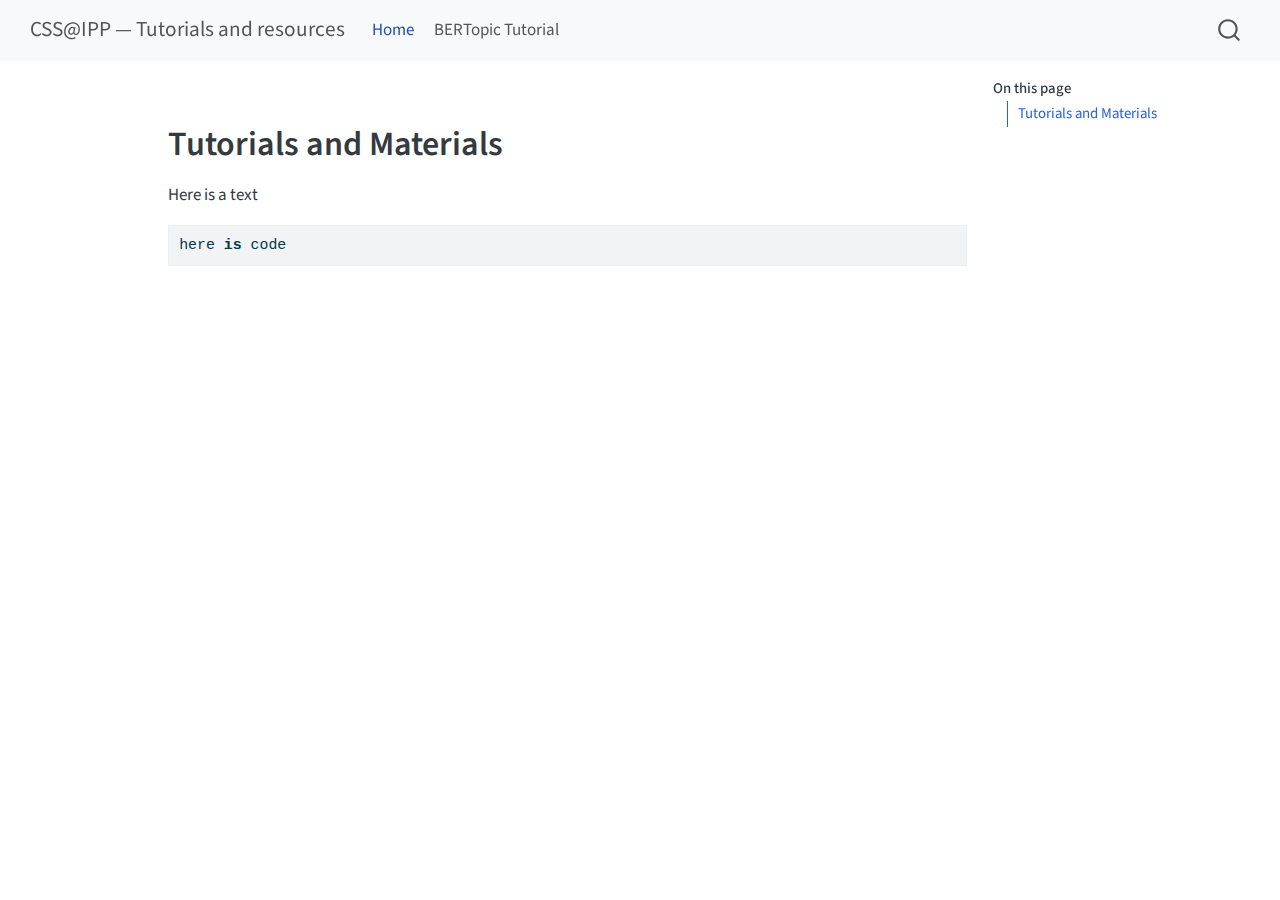
<file: index.html>
<!DOCTYPE html>
<html xmlns="http://www.w3.org/1999/xhtml" lang="en" xml:lang="en"><head>

<meta charset="utf-8">
<meta name="generator" content="quarto-1.6.42">

<meta name="viewport" content="width=device-width, initial-scale=1.0, user-scalable=yes">


<title>CSS@IPP — Tutorials and resources</title>
<style>
code{white-space: pre-wrap;}
span.smallcaps{font-variant: small-caps;}
div.columns{display: flex; gap: min(4vw, 1.5em);}
div.column{flex: auto; overflow-x: auto;}
div.hanging-indent{margin-left: 1.5em; text-indent: -1.5em;}
ul.task-list{list-style: none;}
ul.task-list li input[type="checkbox"] {
  width: 0.8em;
  margin: 0 0.8em 0.2em -1em; /* quarto-specific, see https://github.com/quarto-dev/quarto-cli/issues/4556 */ 
  vertical-align: middle;
}
/* CSS for syntax highlighting */
pre > code.sourceCode { white-space: pre; position: relative; }
pre > code.sourceCode > span { line-height: 1.25; }
pre > code.sourceCode > span:empty { height: 1.2em; }
.sourceCode { overflow: visible; }
code.sourceCode > span { color: inherit; text-decoration: inherit; }
div.sourceCode { margin: 1em 0; }
pre.sourceCode { margin: 0; }
@media screen {
div.sourceCode { overflow: auto; }
}
@media print {
pre > code.sourceCode { white-space: pre-wrap; }
pre > code.sourceCode > span { display: inline-block; text-indent: -5em; padding-left: 5em; }
}
pre.numberSource code
  { counter-reset: source-line 0; }
pre.numberSource code > span
  { position: relative; left: -4em; counter-increment: source-line; }
pre.numberSource code > span > a:first-child::before
  { content: counter(source-line);
    position: relative; left: -1em; text-align: right; vertical-align: baseline;
    border: none; display: inline-block;
    -webkit-touch-callout: none; -webkit-user-select: none;
    -khtml-user-select: none; -moz-user-select: none;
    -ms-user-select: none; user-select: none;
    padding: 0 4px; width: 4em;
  }
pre.numberSource { margin-left: 3em;  padding-left: 4px; }
div.sourceCode
  {   }
@media screen {
pre > code.sourceCode > span > a:first-child::before { text-decoration: underline; }
}
</style>


<script src="site_libs/quarto-nav/quarto-nav.js"></script>
<script src="site_libs/quarto-nav/headroom.min.js"></script>
<script src="site_libs/clipboard/clipboard.min.js"></script>
<script src="site_libs/quarto-search/autocomplete.umd.js"></script>
<script src="site_libs/quarto-search/fuse.min.js"></script>
<script src="site_libs/quarto-search/quarto-search.js"></script>
<meta name="quarto:offset" content="./">
<script src="site_libs/quarto-html/quarto.js"></script>
<script src="site_libs/quarto-html/popper.min.js"></script>
<script src="site_libs/quarto-html/tippy.umd.min.js"></script>
<script src="site_libs/quarto-html/anchor.min.js"></script>
<link href="site_libs/quarto-html/tippy.css" rel="stylesheet">
<link href="site_libs/quarto-html/quarto-syntax-highlighting-2f5df379a58b258e96c21c0638c20c03.css" rel="stylesheet" id="quarto-text-highlighting-styles">
<script src="site_libs/bootstrap/bootstrap.min.js"></script>
<link href="site_libs/bootstrap/bootstrap-icons.css" rel="stylesheet">
<link href="site_libs/bootstrap/bootstrap-6bd9cfa162949bde0a231f530c97869d.min.css" rel="stylesheet" append-hash="true" id="quarto-bootstrap" data-mode="light">
<script id="quarto-search-options" type="application/json">{
  "location": "navbar",
  "copy-button": false,
  "collapse-after": 3,
  "panel-placement": "end",
  "type": "overlay",
  "limit": 50,
  "keyboard-shortcut": [
    "f",
    "/",
    "s"
  ],
  "show-item-context": false,
  "language": {
    "search-no-results-text": "No results",
    "search-matching-documents-text": "matching documents",
    "search-copy-link-title": "Copy link to search",
    "search-hide-matches-text": "Hide additional matches",
    "search-more-match-text": "more match in this document",
    "search-more-matches-text": "more matches in this document",
    "search-clear-button-title": "Clear",
    "search-text-placeholder": "",
    "search-detached-cancel-button-title": "Cancel",
    "search-submit-button-title": "Submit",
    "search-label": "Search"
  }
}</script>


<link rel="stylesheet" href="styles.css">
</head>

<body class="nav-fixed">

<div id="quarto-search-results"></div>
  <header id="quarto-header" class="headroom fixed-top">
    <nav class="navbar navbar-expand-lg " data-bs-theme="dark">
      <div class="navbar-container container-fluid">
      <div class="navbar-brand-container mx-auto">
    <a class="navbar-brand" href="./index.html">
    <span class="navbar-title">CSS@IPP — Tutorials and resources</span>
    </a>
  </div>
            <div id="quarto-search" class="" title="Search"></div>
          <button class="navbar-toggler" type="button" data-bs-toggle="collapse" data-bs-target="#navbarCollapse" aria-controls="navbarCollapse" role="menu" aria-expanded="false" aria-label="Toggle navigation" onclick="if (window.quartoToggleHeadroom) { window.quartoToggleHeadroom(); }">
  <span class="navbar-toggler-icon"></span>
</button>
          <div class="collapse navbar-collapse" id="navbarCollapse">
            <ul class="navbar-nav navbar-nav-scroll me-auto">
  <li class="nav-item">
    <a class="nav-link active" href="./index.html" aria-current="page"> 
<span class="menu-text">Home</span></a>
  </li>  
  <li class="nav-item">
    <a class="nav-link" href="./pages/bertopic-tutorial.html"> 
<span class="menu-text">BERTopic Tutorial</span></a>
  </li>  
</ul>
          </div> <!-- /navcollapse -->
            <div class="quarto-navbar-tools">
</div>
      </div> <!-- /container-fluid -->
    </nav>
</header>
<!-- content -->
<div id="quarto-content" class="quarto-container page-columns page-rows-contents page-layout-article page-navbar">
<!-- sidebar -->
<!-- margin-sidebar -->
    <div id="quarto-margin-sidebar" class="sidebar margin-sidebar">
        <nav id="TOC" role="doc-toc" class="toc-active">
    <h2 id="toc-title">On this page</h2>
   
  <ul>
  <li><a href="#tutorials-and-materials" id="toc-tutorials-and-materials" class="nav-link active" data-scroll-target="#tutorials-and-materials">Tutorials and Materials</a></li>
  </ul>
</nav>
    </div>
<!-- main -->
<main class="content" id="quarto-document-content"><header id="title-block-header" class="quarto-title-block"></header>




<section id="tutorials-and-materials" class="level1">
<h1>Tutorials and Materials</h1>
<p>Here is a text</p>
<div class="sourceCode" id="cb1"><pre class="sourceCode python code-with-copy"><code class="sourceCode python"><span id="cb1-1"><a href="#cb1-1" aria-hidden="true" tabindex="-1"></a>here <span class="kw">is</span> code </span></code><button title="Copy to Clipboard" class="code-copy-button"><i class="bi"></i></button></pre></div>


</section>

</main> <!-- /main -->
<script id="quarto-html-after-body" type="application/javascript">
window.document.addEventListener("DOMContentLoaded", function (event) {
  const toggleBodyColorMode = (bsSheetEl) => {
    const mode = bsSheetEl.getAttribute("data-mode");
    const bodyEl = window.document.querySelector("body");
    if (mode === "dark") {
      bodyEl.classList.add("quarto-dark");
      bodyEl.classList.remove("quarto-light");
    } else {
      bodyEl.classList.add("quarto-light");
      bodyEl.classList.remove("quarto-dark");
    }
  }
  const toggleBodyColorPrimary = () => {
    const bsSheetEl = window.document.querySelector("link#quarto-bootstrap");
    if (bsSheetEl) {
      toggleBodyColorMode(bsSheetEl);
    }
  }
  toggleBodyColorPrimary();  
  const icon = "";
  const anchorJS = new window.AnchorJS();
  anchorJS.options = {
    placement: 'right',
    icon: icon
  };
  anchorJS.add('.anchored');
  const isCodeAnnotation = (el) => {
    for (const clz of el.classList) {
      if (clz.startsWith('code-annotation-')) {                     
        return true;
      }
    }
    return false;
  }
  const onCopySuccess = function(e) {
    // button target
    const button = e.trigger;
    // don't keep focus
    button.blur();
    // flash "checked"
    button.classList.add('code-copy-button-checked');
    var currentTitle = button.getAttribute("title");
    button.setAttribute("title", "Copied!");
    let tooltip;
    if (window.bootstrap) {
      button.setAttribute("data-bs-toggle", "tooltip");
      button.setAttribute("data-bs-placement", "left");
      button.setAttribute("data-bs-title", "Copied!");
      tooltip = new bootstrap.Tooltip(button, 
        { trigger: "manual", 
          customClass: "code-copy-button-tooltip",
          offset: [0, -8]});
      tooltip.show();    
    }
    setTimeout(function() {
      if (tooltip) {
        tooltip.hide();
        button.removeAttribute("data-bs-title");
        button.removeAttribute("data-bs-toggle");
        button.removeAttribute("data-bs-placement");
      }
      button.setAttribute("title", currentTitle);
      button.classList.remove('code-copy-button-checked');
    }, 1000);
    // clear code selection
    e.clearSelection();
  }
  const getTextToCopy = function(trigger) {
      const codeEl = trigger.previousElementSibling.cloneNode(true);
      for (const childEl of codeEl.children) {
        if (isCodeAnnotation(childEl)) {
          childEl.remove();
        }
      }
      return codeEl.innerText;
  }
  const clipboard = new window.ClipboardJS('.code-copy-button:not([data-in-quarto-modal])', {
    text: getTextToCopy
  });
  clipboard.on('success', onCopySuccess);
  if (window.document.getElementById('quarto-embedded-source-code-modal')) {
    const clipboardModal = new window.ClipboardJS('.code-copy-button[data-in-quarto-modal]', {
      text: getTextToCopy,
      container: window.document.getElementById('quarto-embedded-source-code-modal')
    });
    clipboardModal.on('success', onCopySuccess);
  }
    var localhostRegex = new RegExp(/^(?:http|https):\/\/localhost\:?[0-9]*\//);
    var mailtoRegex = new RegExp(/^mailto:/);
      var filterRegex = new RegExp("https:\/\/css-polytechnique\.github\.io\/css-ipp-materials\/");
    var isInternal = (href) => {
        return filterRegex.test(href) || localhostRegex.test(href) || mailtoRegex.test(href);
    }
    // Inspect non-navigation links and adorn them if external
 	var links = window.document.querySelectorAll('a[href]:not(.nav-link):not(.navbar-brand):not(.toc-action):not(.sidebar-link):not(.sidebar-item-toggle):not(.pagination-link):not(.no-external):not([aria-hidden]):not(.dropdown-item):not(.quarto-navigation-tool):not(.about-link)');
    for (var i=0; i<links.length; i++) {
      const link = links[i];
      if (!isInternal(link.href)) {
        // undo the damage that might have been done by quarto-nav.js in the case of
        // links that we want to consider external
        if (link.dataset.originalHref !== undefined) {
          link.href = link.dataset.originalHref;
        }
      }
    }
  function tippyHover(el, contentFn, onTriggerFn, onUntriggerFn) {
    const config = {
      allowHTML: true,
      maxWidth: 500,
      delay: 100,
      arrow: false,
      appendTo: function(el) {
          return el.parentElement;
      },
      interactive: true,
      interactiveBorder: 10,
      theme: 'quarto',
      placement: 'bottom-start',
    };
    if (contentFn) {
      config.content = contentFn;
    }
    if (onTriggerFn) {
      config.onTrigger = onTriggerFn;
    }
    if (onUntriggerFn) {
      config.onUntrigger = onUntriggerFn;
    }
    window.tippy(el, config); 
  }
  const noterefs = window.document.querySelectorAll('a[role="doc-noteref"]');
  for (var i=0; i<noterefs.length; i++) {
    const ref = noterefs[i];
    tippyHover(ref, function() {
      // use id or data attribute instead here
      let href = ref.getAttribute('data-footnote-href') || ref.getAttribute('href');
      try { href = new URL(href).hash; } catch {}
      const id = href.replace(/^#\/?/, "");
      const note = window.document.getElementById(id);
      if (note) {
        return note.innerHTML;
      } else {
        return "";
      }
    });
  }
  const xrefs = window.document.querySelectorAll('a.quarto-xref');
  const processXRef = (id, note) => {
    // Strip column container classes
    const stripColumnClz = (el) => {
      el.classList.remove("page-full", "page-columns");
      if (el.children) {
        for (const child of el.children) {
          stripColumnClz(child);
        }
      }
    }
    stripColumnClz(note)
    if (id === null || id.startsWith('sec-')) {
      // Special case sections, only their first couple elements
      const container = document.createElement("div");
      if (note.children && note.children.length > 2) {
        container.appendChild(note.children[0].cloneNode(true));
        for (let i = 1; i < note.children.length; i++) {
          const child = note.children[i];
          if (child.tagName === "P" && child.innerText === "") {
            continue;
          } else {
            container.appendChild(child.cloneNode(true));
            break;
          }
        }
        if (window.Quarto?.typesetMath) {
          window.Quarto.typesetMath(container);
        }
        return container.innerHTML
      } else {
        if (window.Quarto?.typesetMath) {
          window.Quarto.typesetMath(note);
        }
        return note.innerHTML;
      }
    } else {
      // Remove any anchor links if they are present
      const anchorLink = note.querySelector('a.anchorjs-link');
      if (anchorLink) {
        anchorLink.remove();
      }
      if (window.Quarto?.typesetMath) {
        window.Quarto.typesetMath(note);
      }
      if (note.classList.contains("callout")) {
        return note.outerHTML;
      } else {
        return note.innerHTML;
      }
    }
  }
  for (var i=0; i<xrefs.length; i++) {
    const xref = xrefs[i];
    tippyHover(xref, undefined, function(instance) {
      instance.disable();
      let url = xref.getAttribute('href');
      let hash = undefined; 
      if (url.startsWith('#')) {
        hash = url;
      } else {
        try { hash = new URL(url).hash; } catch {}
      }
      if (hash) {
        const id = hash.replace(/^#\/?/, "");
        const note = window.document.getElementById(id);
        if (note !== null) {
          try {
            const html = processXRef(id, note.cloneNode(true));
            instance.setContent(html);
          } finally {
            instance.enable();
            instance.show();
          }
        } else {
          // See if we can fetch this
          fetch(url.split('#')[0])
          .then(res => res.text())
          .then(html => {
            const parser = new DOMParser();
            const htmlDoc = parser.parseFromString(html, "text/html");
            const note = htmlDoc.getElementById(id);
            if (note !== null) {
              const html = processXRef(id, note);
              instance.setContent(html);
            } 
          }).finally(() => {
            instance.enable();
            instance.show();
          });
        }
      } else {
        // See if we can fetch a full url (with no hash to target)
        // This is a special case and we should probably do some content thinning / targeting
        fetch(url)
        .then(res => res.text())
        .then(html => {
          const parser = new DOMParser();
          const htmlDoc = parser.parseFromString(html, "text/html");
          const note = htmlDoc.querySelector('main.content');
          if (note !== null) {
            // This should only happen for chapter cross references
            // (since there is no id in the URL)
            // remove the first header
            if (note.children.length > 0 && note.children[0].tagName === "HEADER") {
              note.children[0].remove();
            }
            const html = processXRef(null, note);
            instance.setContent(html);
          } 
        }).finally(() => {
          instance.enable();
          instance.show();
        });
      }
    }, function(instance) {
    });
  }
      let selectedAnnoteEl;
      const selectorForAnnotation = ( cell, annotation) => {
        let cellAttr = 'data-code-cell="' + cell + '"';
        let lineAttr = 'data-code-annotation="' +  annotation + '"';
        const selector = 'span[' + cellAttr + '][' + lineAttr + ']';
        return selector;
      }
      const selectCodeLines = (annoteEl) => {
        const doc = window.document;
        const targetCell = annoteEl.getAttribute("data-target-cell");
        const targetAnnotation = annoteEl.getAttribute("data-target-annotation");
        const annoteSpan = window.document.querySelector(selectorForAnnotation(targetCell, targetAnnotation));
        const lines = annoteSpan.getAttribute("data-code-lines").split(",");
        const lineIds = lines.map((line) => {
          return targetCell + "-" + line;
        })
        let top = null;
        let height = null;
        let parent = null;
        if (lineIds.length > 0) {
            //compute the position of the single el (top and bottom and make a div)
            const el = window.document.getElementById(lineIds[0]);
            top = el.offsetTop;
            height = el.offsetHeight;
            parent = el.parentElement.parentElement;
          if (lineIds.length > 1) {
            const lastEl = window.document.getElementById(lineIds[lineIds.length - 1]);
            const bottom = lastEl.offsetTop + lastEl.offsetHeight;
            height = bottom - top;
          }
          if (top !== null && height !== null && parent !== null) {
            // cook up a div (if necessary) and position it 
            let div = window.document.getElementById("code-annotation-line-highlight");
            if (div === null) {
              div = window.document.createElement("div");
              div.setAttribute("id", "code-annotation-line-highlight");
              div.style.position = 'absolute';
              parent.appendChild(div);
            }
            div.style.top = top - 2 + "px";
            div.style.height = height + 4 + "px";
            div.style.left = 0;
            let gutterDiv = window.document.getElementById("code-annotation-line-highlight-gutter");
            if (gutterDiv === null) {
              gutterDiv = window.document.createElement("div");
              gutterDiv.setAttribute("id", "code-annotation-line-highlight-gutter");
              gutterDiv.style.position = 'absolute';
              const codeCell = window.document.getElementById(targetCell);
              const gutter = codeCell.querySelector('.code-annotation-gutter');
              gutter.appendChild(gutterDiv);
            }
            gutterDiv.style.top = top - 2 + "px";
            gutterDiv.style.height = height + 4 + "px";
          }
          selectedAnnoteEl = annoteEl;
        }
      };
      const unselectCodeLines = () => {
        const elementsIds = ["code-annotation-line-highlight", "code-annotation-line-highlight-gutter"];
        elementsIds.forEach((elId) => {
          const div = window.document.getElementById(elId);
          if (div) {
            div.remove();
          }
        });
        selectedAnnoteEl = undefined;
      };
        // Handle positioning of the toggle
    window.addEventListener(
      "resize",
      throttle(() => {
        elRect = undefined;
        if (selectedAnnoteEl) {
          selectCodeLines(selectedAnnoteEl);
        }
      }, 10)
    );
    function throttle(fn, ms) {
    let throttle = false;
    let timer;
      return (...args) => {
        if(!throttle) { // first call gets through
            fn.apply(this, args);
            throttle = true;
        } else { // all the others get throttled
            if(timer) clearTimeout(timer); // cancel #2
            timer = setTimeout(() => {
              fn.apply(this, args);
              timer = throttle = false;
            }, ms);
        }
      };
    }
      // Attach click handler to the DT
      const annoteDls = window.document.querySelectorAll('dt[data-target-cell]');
      for (const annoteDlNode of annoteDls) {
        annoteDlNode.addEventListener('click', (event) => {
          const clickedEl = event.target;
          if (clickedEl !== selectedAnnoteEl) {
            unselectCodeLines();
            const activeEl = window.document.querySelector('dt[data-target-cell].code-annotation-active');
            if (activeEl) {
              activeEl.classList.remove('code-annotation-active');
            }
            selectCodeLines(clickedEl);
            clickedEl.classList.add('code-annotation-active');
          } else {
            // Unselect the line
            unselectCodeLines();
            clickedEl.classList.remove('code-annotation-active');
          }
        });
      }
  const findCites = (el) => {
    const parentEl = el.parentElement;
    if (parentEl) {
      const cites = parentEl.dataset.cites;
      if (cites) {
        return {
          el,
          cites: cites.split(' ')
        };
      } else {
        return findCites(el.parentElement)
      }
    } else {
      return undefined;
    }
  };
  var bibliorefs = window.document.querySelectorAll('a[role="doc-biblioref"]');
  for (var i=0; i<bibliorefs.length; i++) {
    const ref = bibliorefs[i];
    const citeInfo = findCites(ref);
    if (citeInfo) {
      tippyHover(citeInfo.el, function() {
        var popup = window.document.createElement('div');
        citeInfo.cites.forEach(function(cite) {
          var citeDiv = window.document.createElement('div');
          citeDiv.classList.add('hanging-indent');
          citeDiv.classList.add('csl-entry');
          var biblioDiv = window.document.getElementById('ref-' + cite);
          if (biblioDiv) {
            citeDiv.innerHTML = biblioDiv.innerHTML;
          }
          popup.appendChild(citeDiv);
        });
        return popup.innerHTML;
      });
    }
  }
});
</script>
</div> <!-- /content -->




</body></html>
</file>
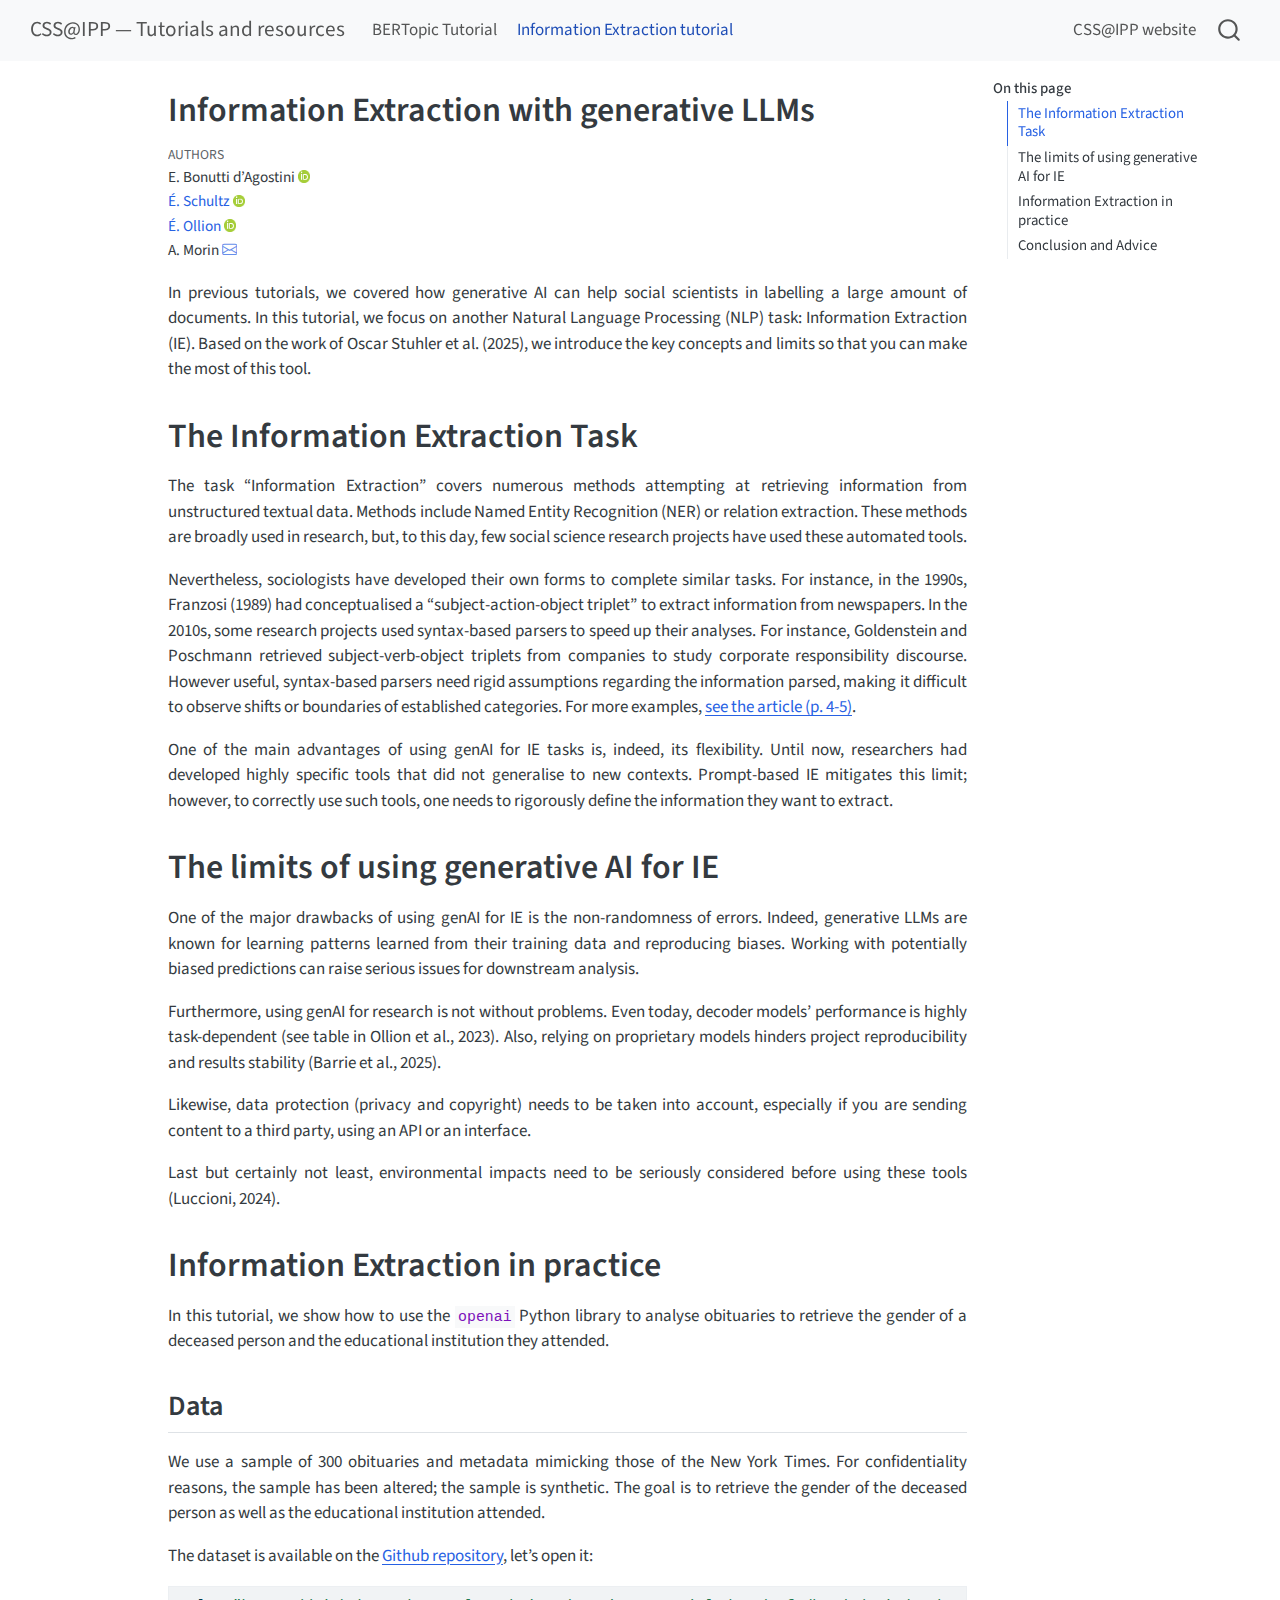
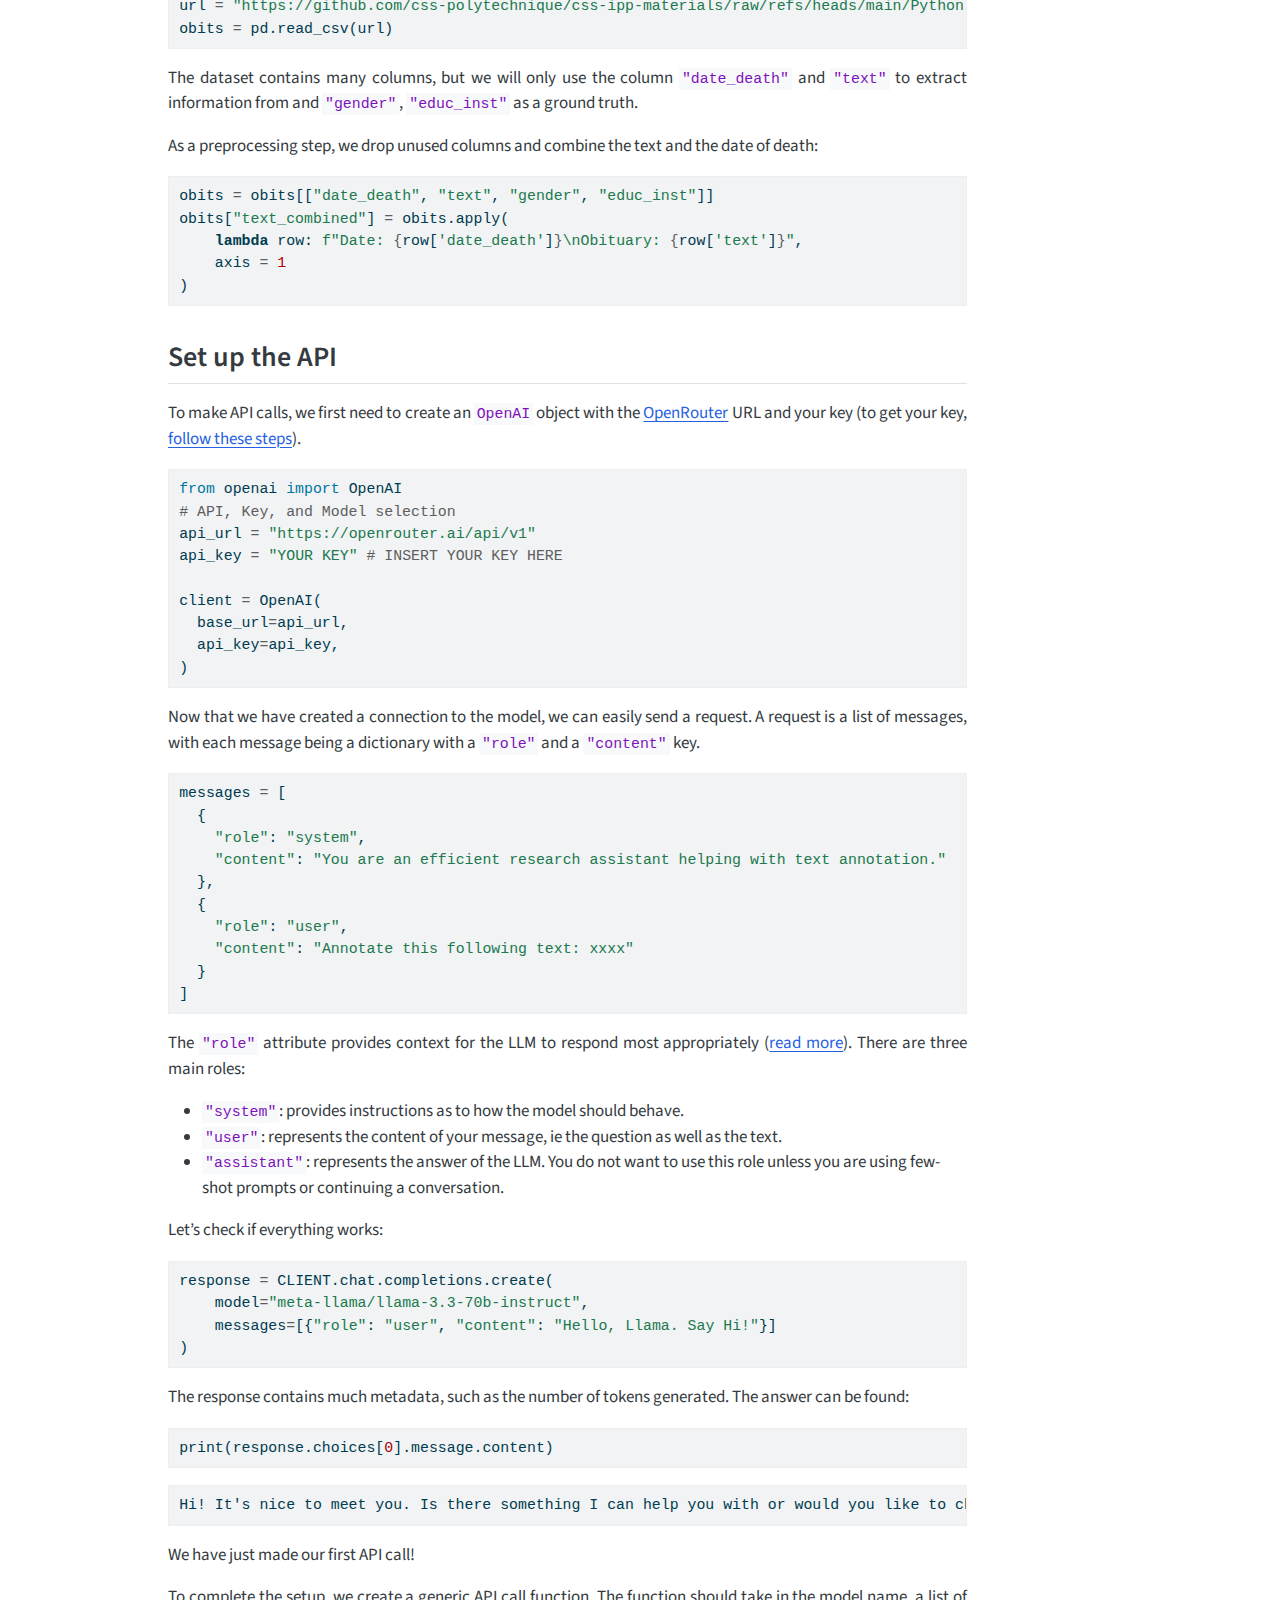
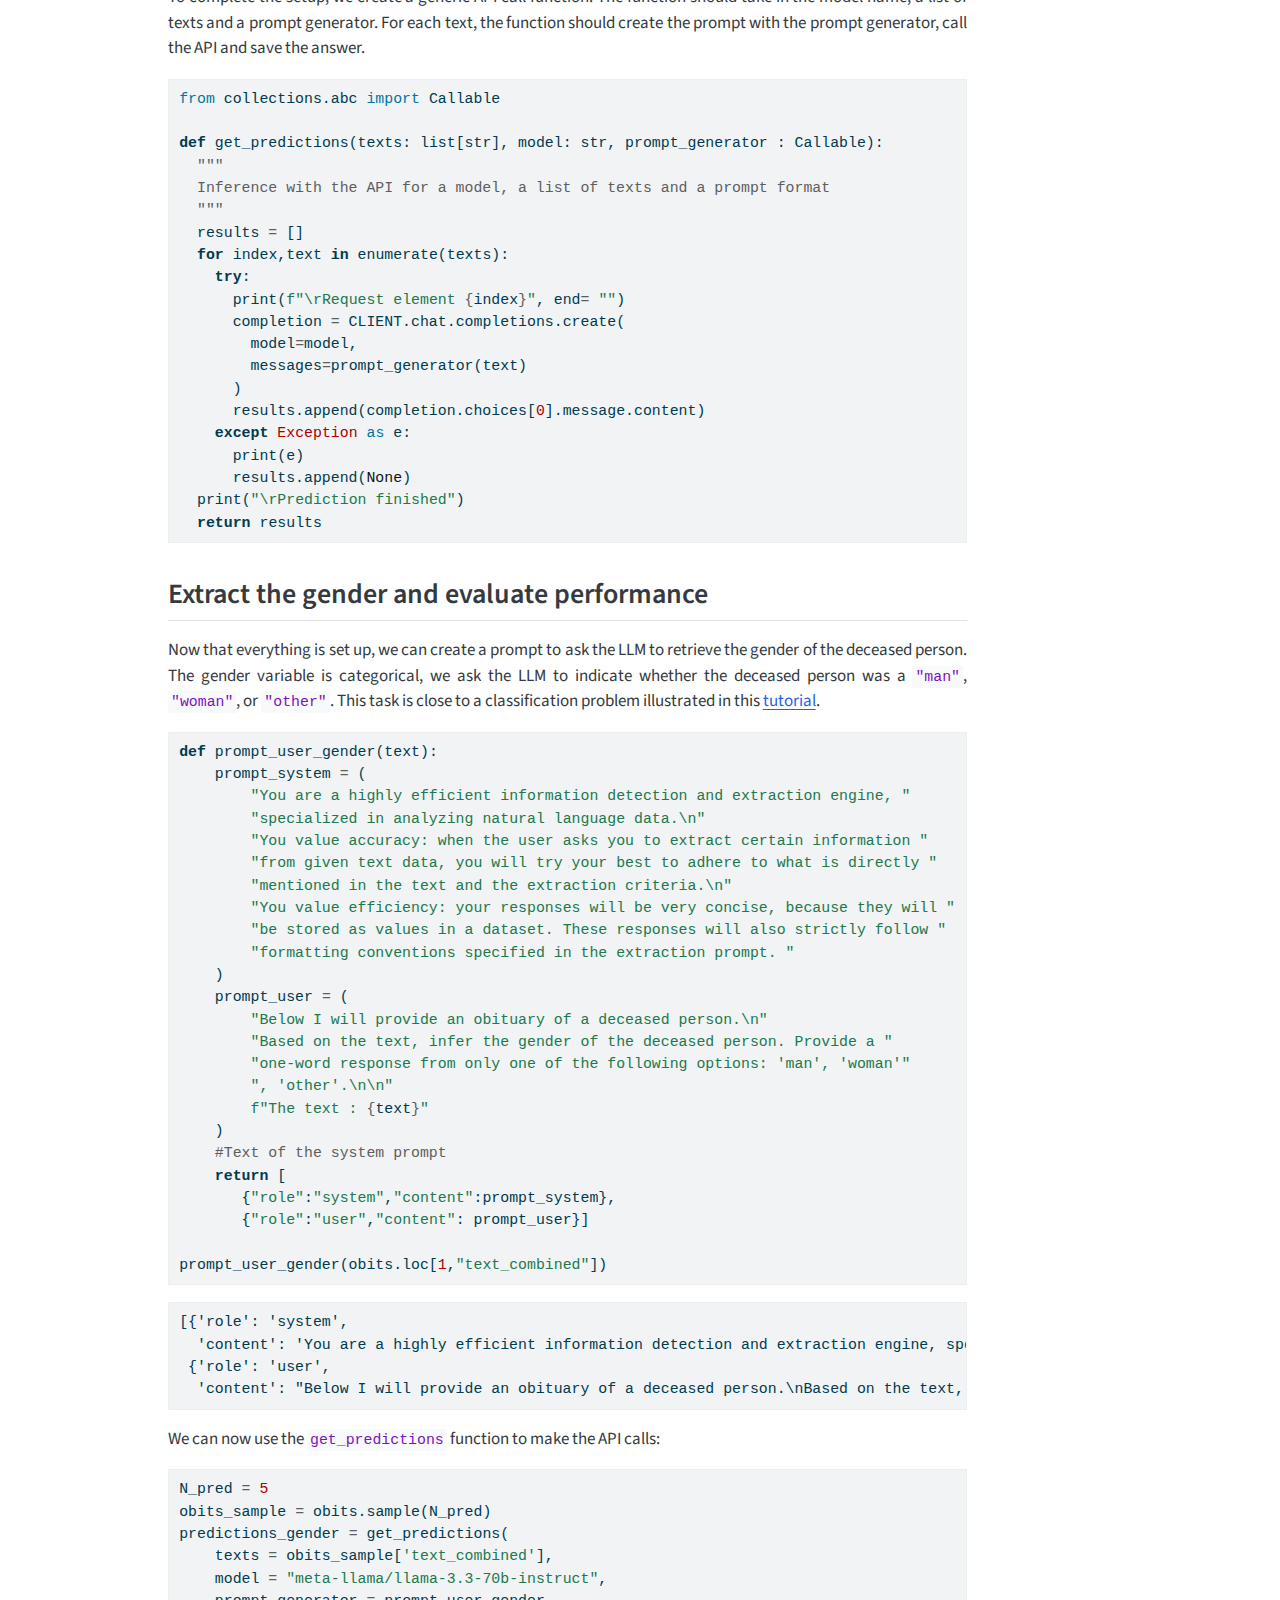
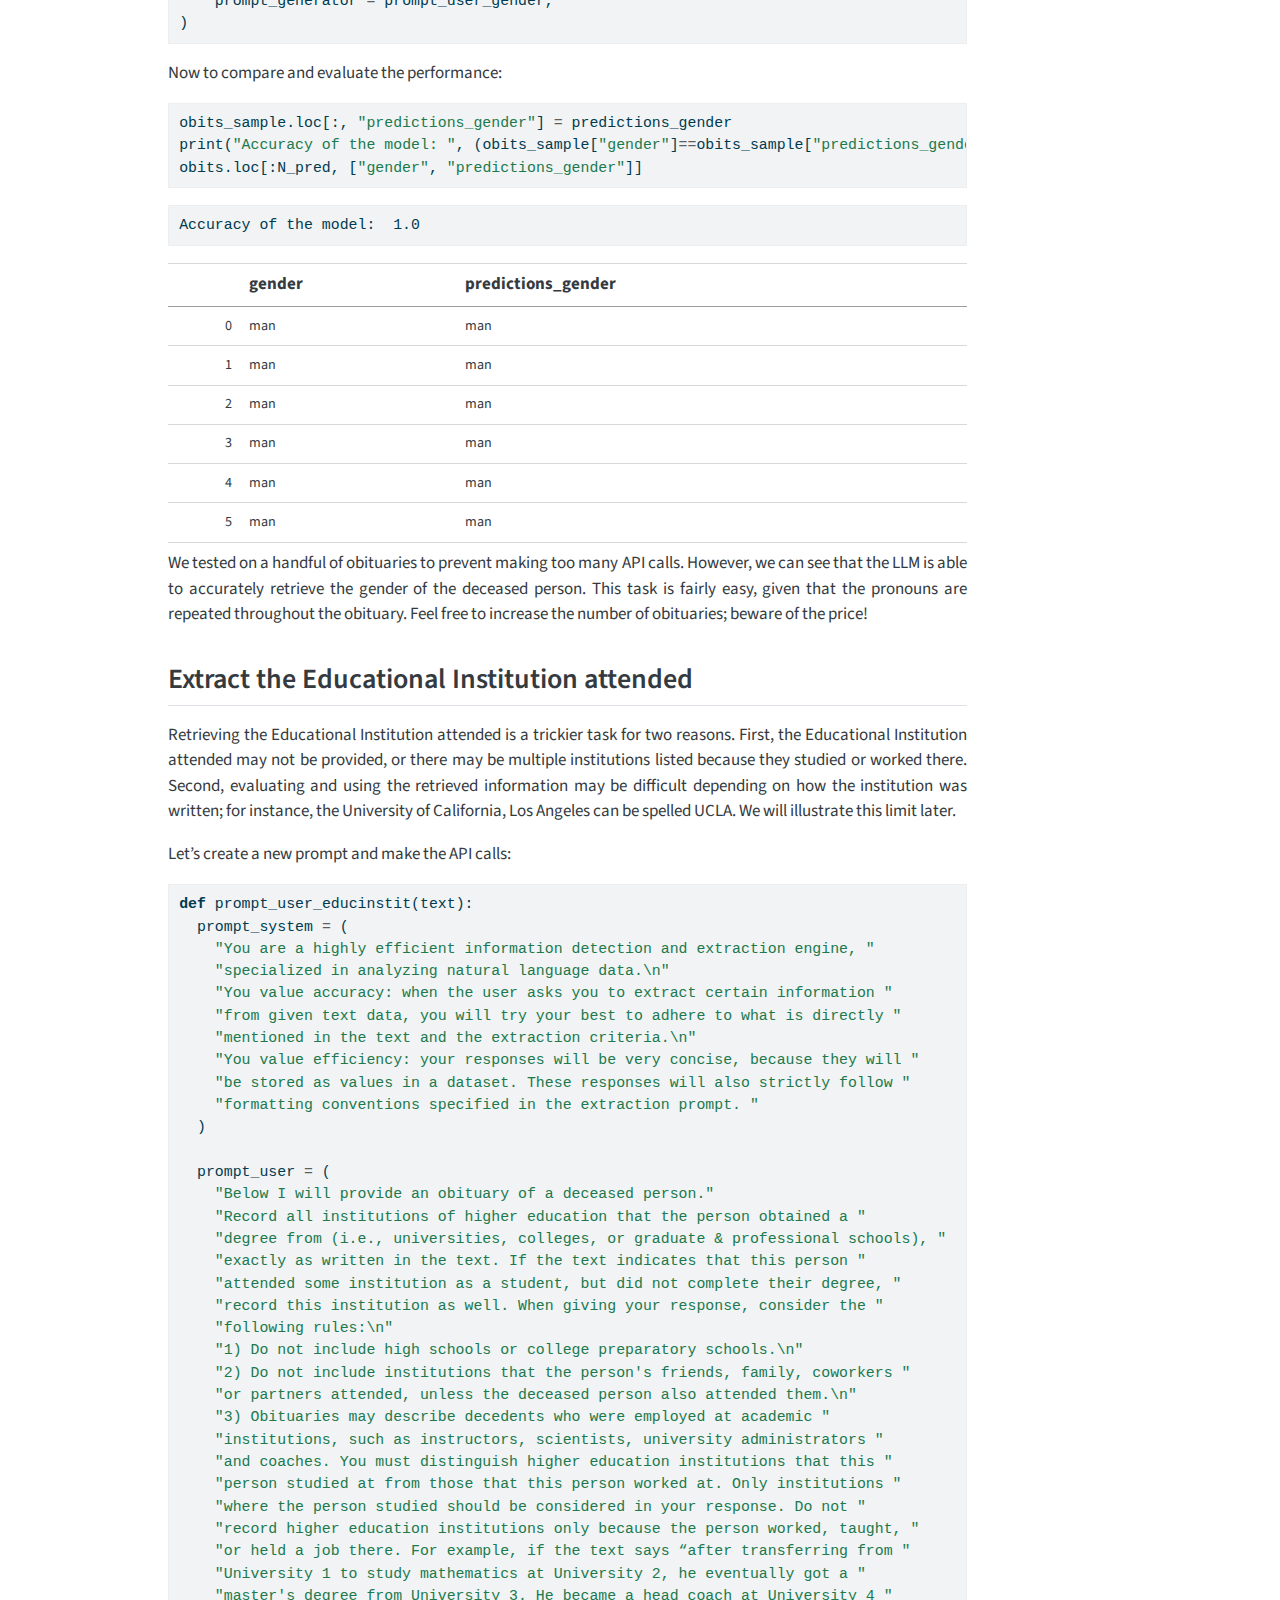
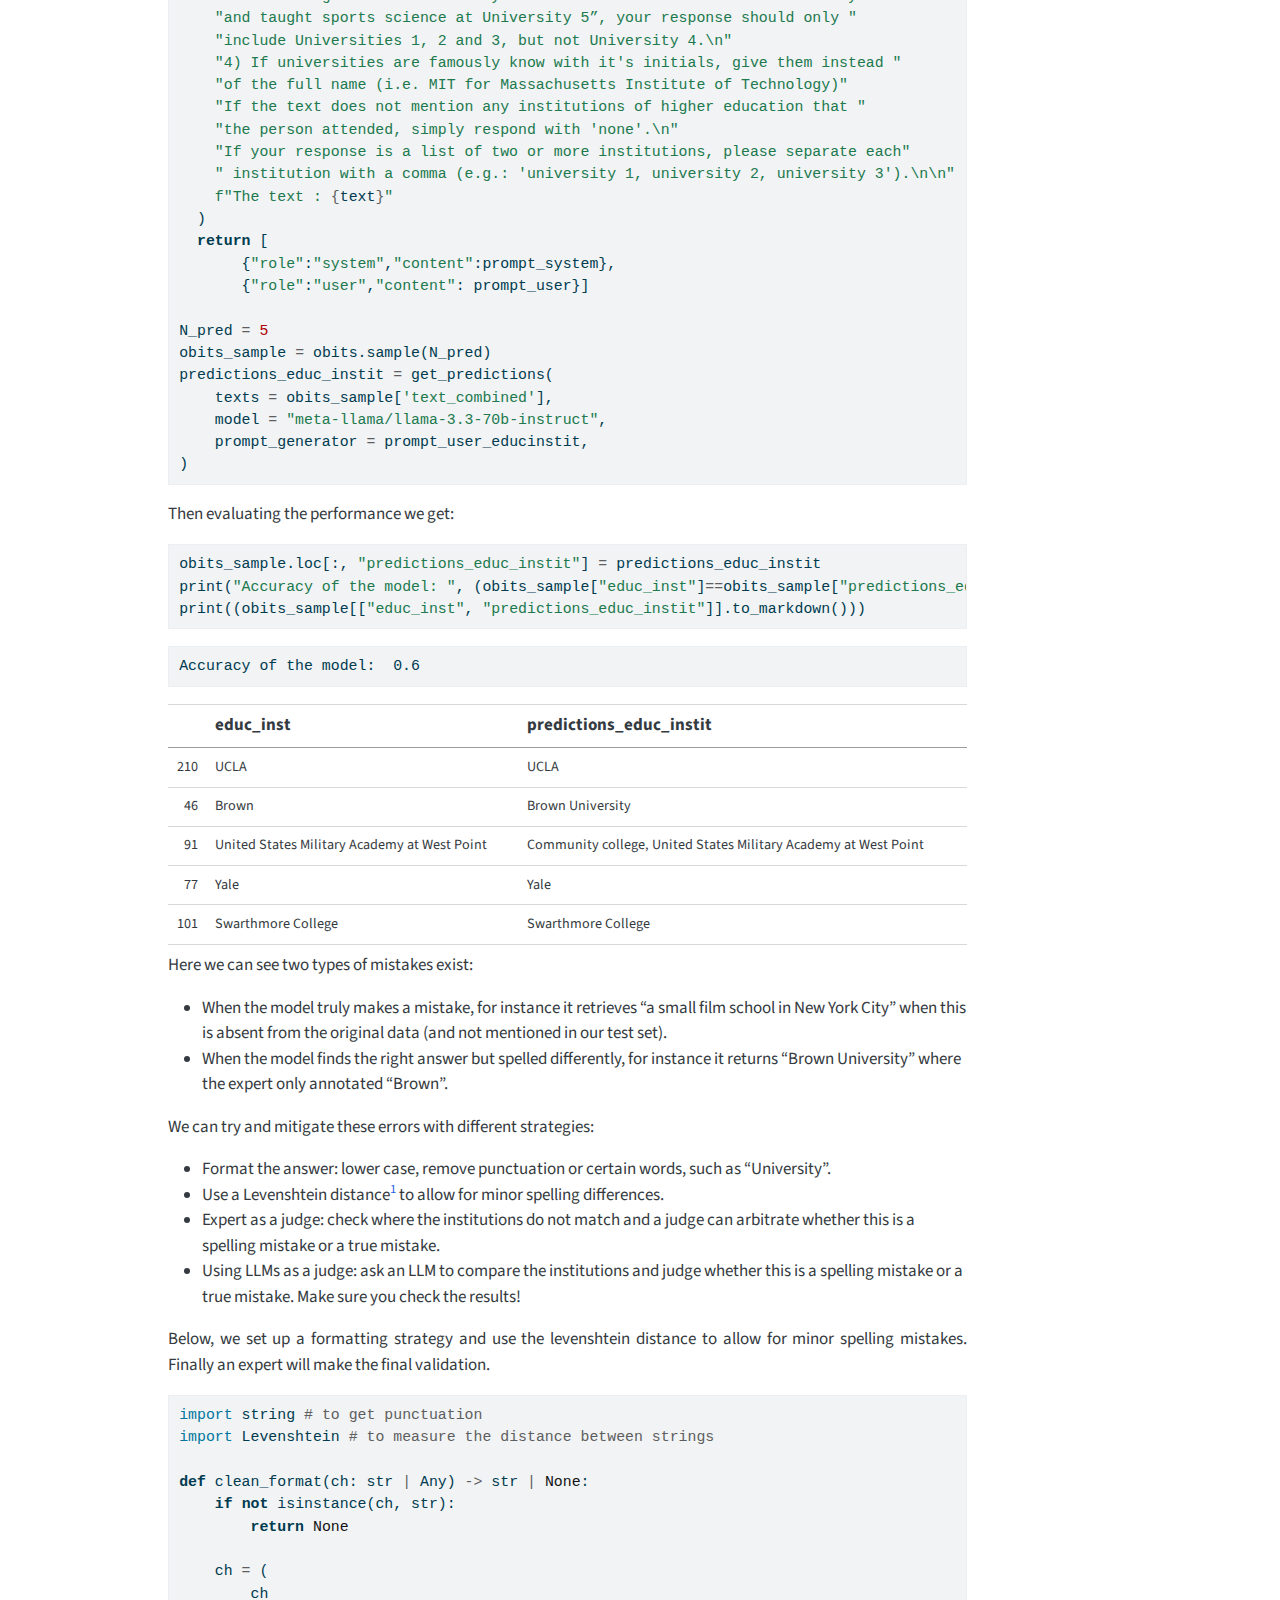
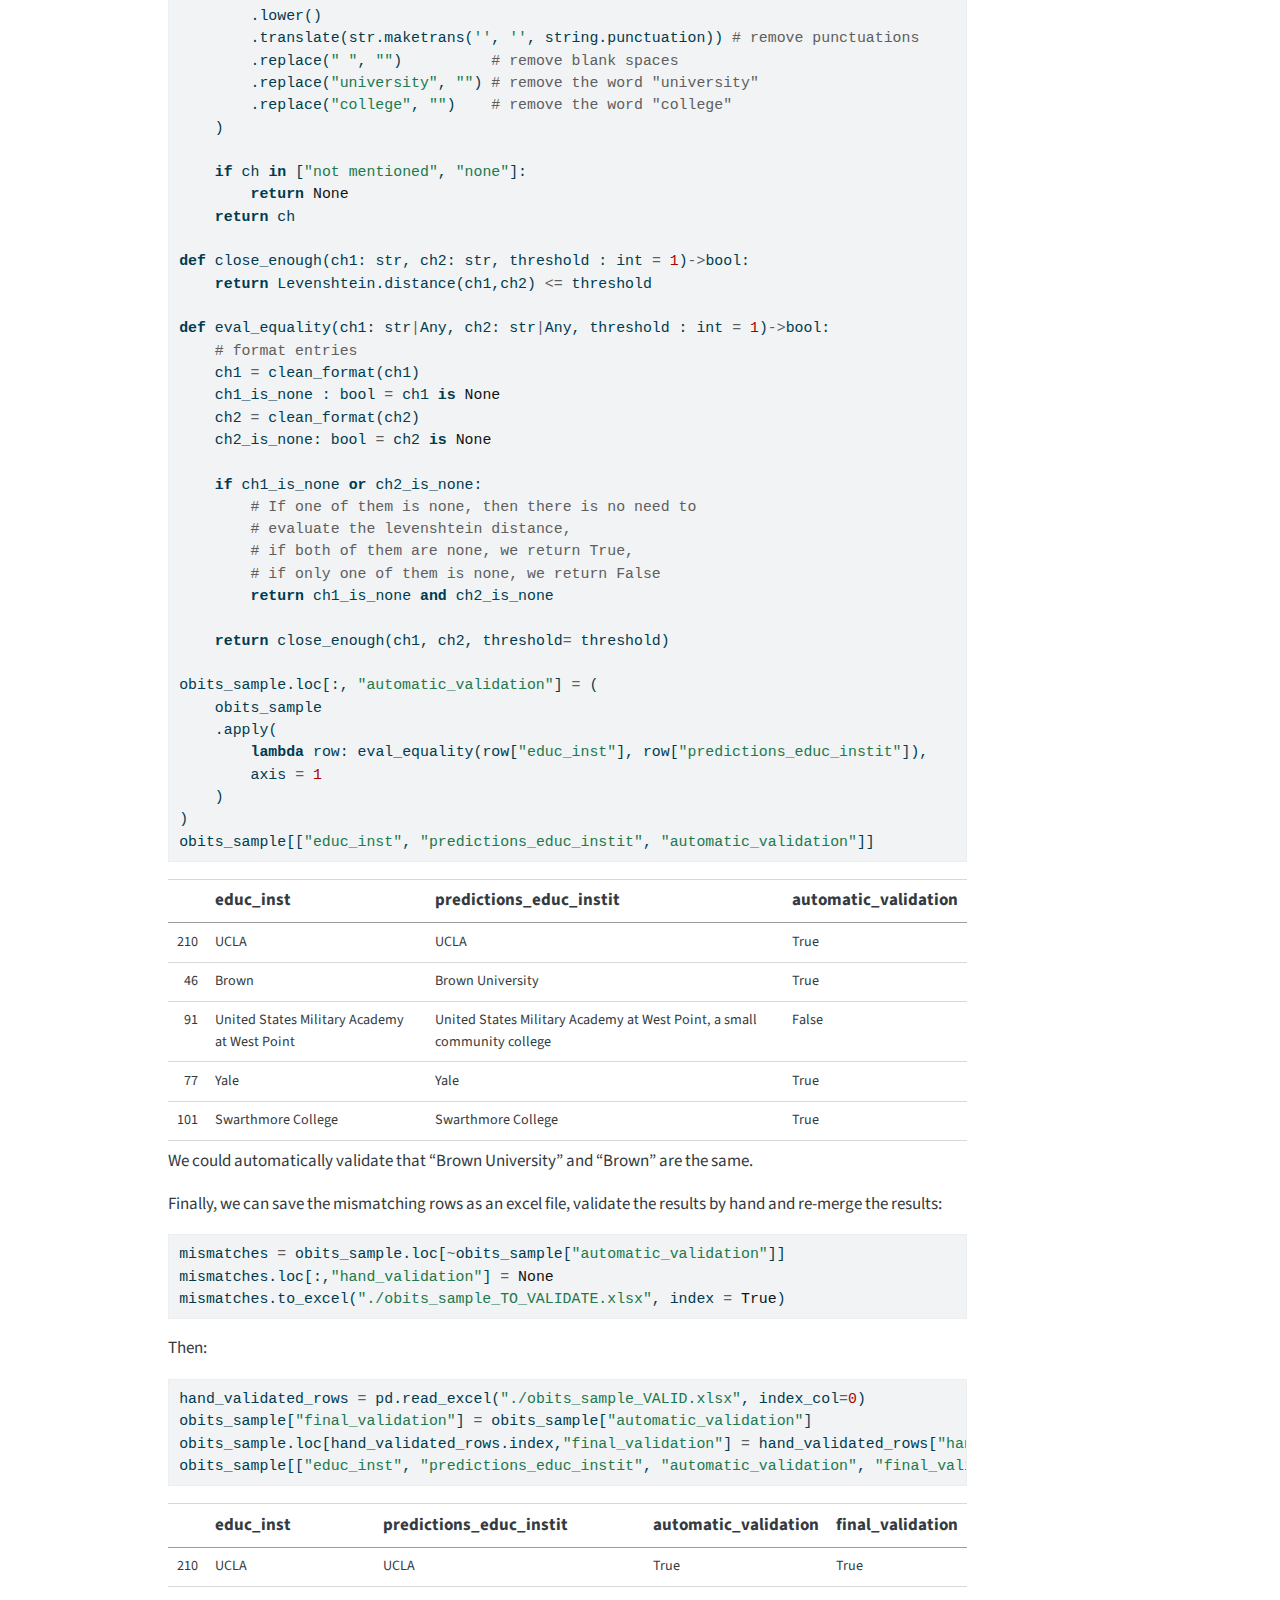
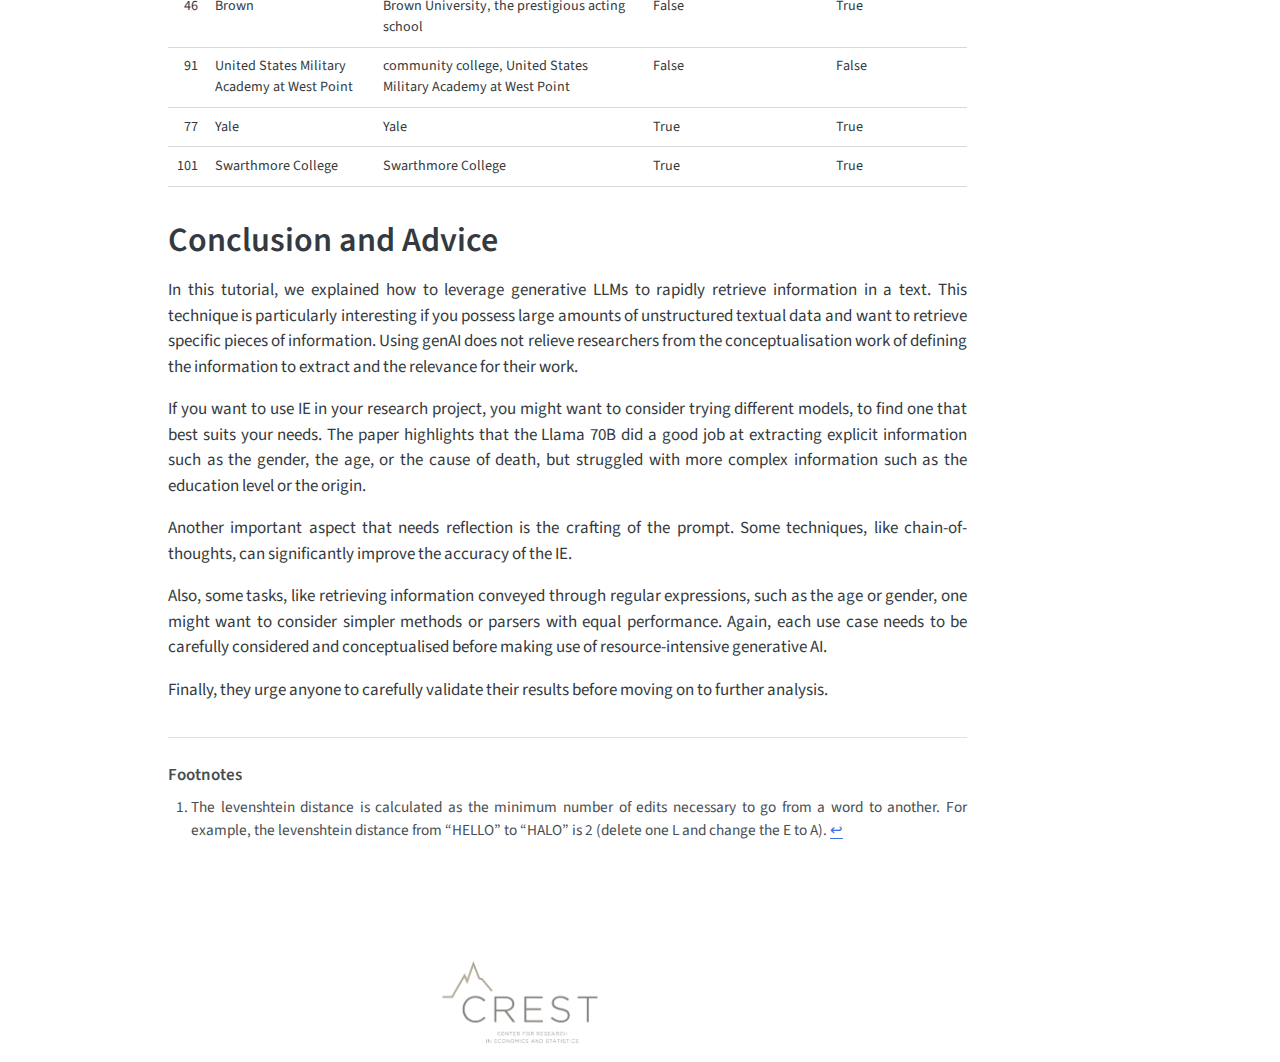
<file: pages/information-extraction.html>
<!DOCTYPE html>
<html xmlns="http://www.w3.org/1999/xhtml" lang="en" xml:lang="en"><head>

<meta charset="utf-8">
<meta name="generator" content="quarto-1.6.42">

<meta name="viewport" content="width=device-width, initial-scale=1.0, user-scalable=yes">

<meta name="author" content="E. Bonutti d’Agostini">
<meta name="author" content="É. Schultz">
<meta name="author" content="É. Ollion">
<meta name="author" content="A. Morin">

<title>Information Extraction with generative LLMs – CSS@IPP — Tutorials and resources</title>
<style>
code{white-space: pre-wrap;}
span.smallcaps{font-variant: small-caps;}
div.columns{display: flex; gap: min(4vw, 1.5em);}
div.column{flex: auto; overflow-x: auto;}
div.hanging-indent{margin-left: 1.5em; text-indent: -1.5em;}
ul.task-list{list-style: none;}
ul.task-list li input[type="checkbox"] {
  width: 0.8em;
  margin: 0 0.8em 0.2em -1em; /* quarto-specific, see https://github.com/quarto-dev/quarto-cli/issues/4556 */ 
  vertical-align: middle;
}
/* CSS for syntax highlighting */
pre > code.sourceCode { white-space: pre; position: relative; }
pre > code.sourceCode > span { line-height: 1.25; }
pre > code.sourceCode > span:empty { height: 1.2em; }
.sourceCode { overflow: visible; }
code.sourceCode > span { color: inherit; text-decoration: inherit; }
div.sourceCode { margin: 1em 0; }
pre.sourceCode { margin: 0; }
@media screen {
div.sourceCode { overflow: auto; }
}
@media print {
pre > code.sourceCode { white-space: pre-wrap; }
pre > code.sourceCode > span { display: inline-block; text-indent: -5em; padding-left: 5em; }
}
pre.numberSource code
  { counter-reset: source-line 0; }
pre.numberSource code > span
  { position: relative; left: -4em; counter-increment: source-line; }
pre.numberSource code > span > a:first-child::before
  { content: counter(source-line);
    position: relative; left: -1em; text-align: right; vertical-align: baseline;
    border: none; display: inline-block;
    -webkit-touch-callout: none; -webkit-user-select: none;
    -khtml-user-select: none; -moz-user-select: none;
    -ms-user-select: none; user-select: none;
    padding: 0 4px; width: 4em;
  }
pre.numberSource { margin-left: 3em;  padding-left: 4px; }
div.sourceCode
  {   }
@media screen {
pre > code.sourceCode > span > a:first-child::before { text-decoration: underline; }
}
</style>


<script src="../site_libs/quarto-nav/quarto-nav.js"></script>
<script src="../site_libs/quarto-nav/headroom.min.js"></script>
<script src="../site_libs/clipboard/clipboard.min.js"></script>
<script src="../site_libs/quarto-search/autocomplete.umd.js"></script>
<script src="../site_libs/quarto-search/fuse.min.js"></script>
<script src="../site_libs/quarto-search/quarto-search.js"></script>
<meta name="quarto:offset" content="../">
<script src="../site_libs/quarto-html/quarto.js"></script>
<script src="../site_libs/quarto-html/popper.min.js"></script>
<script src="../site_libs/quarto-html/tippy.umd.min.js"></script>
<script src="../site_libs/quarto-html/anchor.min.js"></script>
<link href="../site_libs/quarto-html/tippy.css" rel="stylesheet">
<link href="../site_libs/quarto-html/quarto-syntax-highlighting-2f5df379a58b258e96c21c0638c20c03.css" rel="stylesheet" id="quarto-text-highlighting-styles">
<script src="../site_libs/bootstrap/bootstrap.min.js"></script>
<link href="../site_libs/bootstrap/bootstrap-icons.css" rel="stylesheet">
<link href="../site_libs/bootstrap/bootstrap-6bd9cfa162949bde0a231f530c97869d.min.css" rel="stylesheet" append-hash="true" id="quarto-bootstrap" data-mode="light">
<script id="quarto-search-options" type="application/json">{
  "location": "navbar",
  "copy-button": false,
  "collapse-after": 3,
  "panel-placement": "end",
  "type": "overlay",
  "limit": 50,
  "keyboard-shortcut": [
    "f",
    "/",
    "s"
  ],
  "show-item-context": false,
  "language": {
    "search-no-results-text": "No results",
    "search-matching-documents-text": "matching documents",
    "search-copy-link-title": "Copy link to search",
    "search-hide-matches-text": "Hide additional matches",
    "search-more-match-text": "more match in this document",
    "search-more-matches-text": "more matches in this document",
    "search-clear-button-title": "Clear",
    "search-text-placeholder": "",
    "search-detached-cancel-button-title": "Cancel",
    "search-submit-button-title": "Submit",
    "search-label": "Search"
  }
}</script>
<script>
    var _paq = window._paq = window._paq || [];
    /* tracker methods like "setCustomDimension" should be called before "trackPageView" */
    _paq.push(["setDocumentTitle", document.domain + "/" + document.title]);
    _paq.push(["setCookieDomain", "*.www.css.cnrs.fr"]);
    _paq.push(["setDomains", ["*.www.css.cnrs.fr"]]);
    _paq.push(['trackPageView']);
    _paq.push(['enableLinkTracking']);
    (function() {
        var u="https://analyseweb.huma-num.fr/";
        _paq.push(['setTrackerUrl', u+'matomo.php']);
        _paq.push(['setSiteId', '342']);
        var d=document, g=d.createElement('script'), s=d.getElementsByTagName('script')[0];
        g.async=true; g.src=u+'matomo.js'; s.parentNode.insertBefore(g,s);
    })();
</script>


<link rel="stylesheet" href="../styles.css">
</head>

<body class="nav-fixed">

<div id="quarto-search-results"></div>
  <header id="quarto-header" class="headroom fixed-top">
    <nav class="navbar navbar-expand-lg " data-bs-theme="dark">
      <div class="navbar-container container-fluid">
      <div class="navbar-brand-container mx-auto">
    <a class="navbar-brand" href="../index.html">
    <span class="navbar-title">CSS@IPP — Tutorials and resources</span>
    </a>
  </div>
            <div id="quarto-search" class="" title="Search"></div>
          <button class="navbar-toggler" type="button" data-bs-toggle="collapse" data-bs-target="#navbarCollapse" aria-controls="navbarCollapse" role="menu" aria-expanded="false" aria-label="Toggle navigation" onclick="if (window.quartoToggleHeadroom) { window.quartoToggleHeadroom(); }">
  <span class="navbar-toggler-icon"></span>
</button>
          <div class="collapse navbar-collapse" id="navbarCollapse">
            <ul class="navbar-nav navbar-nav-scroll me-auto">
  <li class="nav-item">
    <a class="nav-link" href="../pages/bertopic-tutorial.html"> 
<span class="menu-text">BERTopic Tutorial</span></a>
  </li>  
  <li class="nav-item">
    <a class="nav-link active" href="../pages/information-extraction.html" aria-current="page"> 
<span class="menu-text">Information Extraction tutorial</span></a>
  </li>  
</ul>
            <ul class="navbar-nav navbar-nav-scroll ms-auto">
  <li class="nav-item">
    <a class="nav-link" href="https://www.css.cnrs.fr" target="_blank"> 
<span class="menu-text">CSS@IPP website</span></a>
  </li>  
</ul>
          </div> <!-- /navcollapse -->
            <div class="quarto-navbar-tools">
</div>
      </div> <!-- /container-fluid -->
    </nav>
</header>
<!-- content -->
<div id="quarto-content" class="quarto-container page-columns page-rows-contents page-layout-article page-navbar">
<!-- sidebar -->
<!-- margin-sidebar -->
    <div id="quarto-margin-sidebar" class="sidebar margin-sidebar">
        <nav id="TOC" role="doc-toc" class="toc-active">
    <h2 id="toc-title">On this page</h2>
   
  <ul>
  <li><a href="#the-information-extraction-task" id="toc-the-information-extraction-task" class="nav-link active" data-scroll-target="#the-information-extraction-task">The Information Extraction Task</a></li>
  <li><a href="#the-limits-of-using-generative-ai-for-ie" id="toc-the-limits-of-using-generative-ai-for-ie" class="nav-link" data-scroll-target="#the-limits-of-using-generative-ai-for-ie">The limits of using generative AI for IE</a></li>
  <li><a href="#information-extraction-in-practice" id="toc-information-extraction-in-practice" class="nav-link" data-scroll-target="#information-extraction-in-practice">Information Extraction in practice</a>
  <ul class="collapse">
  <li><a href="#data" id="toc-data" class="nav-link" data-scroll-target="#data">Data</a></li>
  <li><a href="#set-up-the-api" id="toc-set-up-the-api" class="nav-link" data-scroll-target="#set-up-the-api">Set up the API</a></li>
  <li><a href="#extract-the-gender-and-evaluate-performance" id="toc-extract-the-gender-and-evaluate-performance" class="nav-link" data-scroll-target="#extract-the-gender-and-evaluate-performance">Extract the gender and evaluate performance</a></li>
  <li><a href="#extract-the-educational-institution-attended" id="toc-extract-the-educational-institution-attended" class="nav-link" data-scroll-target="#extract-the-educational-institution-attended">Extract the Educational Institution attended</a></li>
  </ul></li>
  <li><a href="#conclusion-and-advice" id="toc-conclusion-and-advice" class="nav-link" data-scroll-target="#conclusion-and-advice">Conclusion and Advice</a></li>
  </ul>
</nav>
    </div>
<!-- main -->
<main class="content" id="quarto-document-content">

<header id="title-block-header" class="quarto-title-block default">
<div class="quarto-title">
<h1 class="title">Information Extraction with generative LLMs</h1>
</div>



<div class="quarto-title-meta">

    <div>
    <div class="quarto-title-meta-heading">Authors</div>
    <div class="quarto-title-meta-contents">
             <p>E. Bonutti d’Agostini <a href="https://orcid.org/0009-0009-4246-1415" class="quarto-title-author-orcid"> <img src="[data-uri]"></a></p>
             <p><a href="https://emilienschultz.github.io">É. Schultz</a> <a href="https://orcid.org/0000-0002-6215-3606" class="quarto-title-author-orcid"> <img src="[data-uri]"></a></p>
             <p><a href="https://ollion.cnrs.fr">É. Ollion</a> <a href="https://orcid.org/0000-0003-3099-5240" class="quarto-title-author-orcid"> <img src="[data-uri]"></a></p>
             <p>A. Morin <a href="mailto:axel.morin@polytechnique.edu" class="quarto-title-author-email"><i class="bi bi-envelope"></i></a> </p>
          </div>
  </div>
    
  
    
  </div>
  


</header>


<p>In previous tutorials, we covered how generative AI can help social scientists in labelling a large amount of documents. In this tutorial, we focus on another Natural Language Processing (NLP) task: Information Extraction (IE). Based on the work of Oscar Stuhler et al.&nbsp;(2025), we introduce the key concepts and limits so that you can make the most of this tool.</p>
<section id="the-information-extraction-task" class="level1">
<h1>The Information Extraction Task</h1>
<p>The task “Information Extraction” covers numerous methods attempting at retrieving information from unstructured textual data. Methods include Named Entity Recognition (NER) or relation extraction. These methods are broadly used in research, but, to this day, few social science research projects have used these automated tools.</p>
<p>Nevertheless, sociologists have developed their own forms to complete similar tasks. For instance, in the 1990s, Franzosi (1989) had conceptualised a “subject-action-object triplet” to extract information from newspapers. In the 2010s, some research projects used syntax-based parsers to speed up their analyses. For instance, Goldenstein and Poschmann retrieved subject-verb-object triplets from companies to study corporate responsibility discourse. However useful, syntax-based parsers need rigid assumptions regarding the information parsed, making it difficult to observe shifts or boundaries of established categories. For more examples, <a href="https://osf.io/wjvfq_v1">see the article (p.&nbsp;4-5)</a>.</p>
<p>One of the main advantages of using genAI for IE tasks is, indeed, its flexibility. Until now, researchers had developed highly specific tools that did not generalise to new contexts. Prompt-based IE mitigates this limit; however, to correctly use such tools, one needs to rigorously define the information they want to extract.</p>
</section>
<section id="the-limits-of-using-generative-ai-for-ie" class="level1">
<h1>The limits of using generative AI for IE</h1>
<p>One of the major drawbacks of using genAI for IE is the non-randomness of errors. Indeed, generative LLMs are known for learning patterns learned from their training data and reproducing biases. Working with potentially biased predictions can raise serious issues for downstream analysis.</p>
<p>Furthermore, using genAI for research is not without problems. Even today, decoder models’ performance is highly task-dependent (see table in Ollion et al., 2023). Also, relying on proprietary models hinders project reproducibility and results stability (Barrie et al., 2025).</p>
<p>Likewise, data protection (privacy and copyright) needs to be taken into account, especially if you are sending content to a third party, using an API or an interface.</p>
<p>Last but certainly not least, environmental impacts need to be seriously considered before using these tools (Luccioni, 2024).</p>
</section>
<section id="information-extraction-in-practice" class="level1">
<h1>Information Extraction in practice</h1>
<p>In this tutorial, we show how to use the <code>openai</code> Python library to analyse obituaries to retrieve the gender of a deceased person and the educational institution they attended.</p>
<section id="data" class="level2">
<h2 class="anchored" data-anchor-id="data">Data</h2>
<p>We use a sample of 300 obituaries and metadata mimicking those of the New York Times. For confidentiality reasons, the sample has been altered; the sample is synthetic. The goal is to retrieve the gender of the deceased person as well as the educational institution attended.</p>
<p>The dataset is available on the <a href="https://github.com/css-polytechnique/css-ipp-materials/tree/main">Github repository</a>, let’s open it:</p>
<div class="sourceCode" id="cb1"><pre class="sourceCode python code-with-copy"><code class="sourceCode python"><span id="cb1-1"><a href="#cb1-1" aria-hidden="true" tabindex="-1"></a>url <span class="op">=</span> <span class="st">"https://github.com/css-polytechnique/css-ipp-materials/raw/refs/heads/main/Python-tutorials/SICSS-2025/information-extraction/20241009_Synthetic300.csv"</span></span>
<span id="cb1-2"><a href="#cb1-2" aria-hidden="true" tabindex="-1"></a>obits <span class="op">=</span> pd.read_csv(url)</span></code><button title="Copy to Clipboard" class="code-copy-button"><i class="bi"></i></button></pre></div>
<p>The dataset contains many columns, but we will only use the column <code>"date_death"</code> and <code>"text"</code> to extract information from and <code>"gender"</code>, <code>"educ_inst"</code> as a ground truth.</p>
<p>As a preprocessing step, we drop unused columns and combine the text and the date of death:</p>
<div class="sourceCode" id="cb2"><pre class="sourceCode python code-with-copy"><code class="sourceCode python"><span id="cb2-1"><a href="#cb2-1" aria-hidden="true" tabindex="-1"></a>obits <span class="op">=</span> obits[[<span class="st">"date_death"</span>, <span class="st">"text"</span>, <span class="st">"gender"</span>, <span class="st">"educ_inst"</span>]]</span>
<span id="cb2-2"><a href="#cb2-2" aria-hidden="true" tabindex="-1"></a>obits[<span class="st">"text_combined"</span>] <span class="op">=</span> obits.<span class="bu">apply</span>(</span>
<span id="cb2-3"><a href="#cb2-3" aria-hidden="true" tabindex="-1"></a>    <span class="kw">lambda</span> row: <span class="ss">f"Date: </span><span class="sc">{</span>row[<span class="st">'date_death'</span>]<span class="sc">}</span><span class="ch">\n</span><span class="ss">Obituary: </span><span class="sc">{</span>row[<span class="st">'text'</span>]<span class="sc">}</span><span class="ss">"</span>, </span>
<span id="cb2-4"><a href="#cb2-4" aria-hidden="true" tabindex="-1"></a>    axis <span class="op">=</span> <span class="dv">1</span></span>
<span id="cb2-5"><a href="#cb2-5" aria-hidden="true" tabindex="-1"></a>)</span></code><button title="Copy to Clipboard" class="code-copy-button"><i class="bi"></i></button></pre></div>
</section>
<section id="set-up-the-api" class="level2">
<h2 class="anchored" data-anchor-id="set-up-the-api">Set up the API</h2>
<p>To make API calls, we first need to create an <code>OpenAI</code> object with the <a href="https://openrouter.ai/">OpenRouter</a> URL and your key (to get your key, <a href="https://openrouter.ai/docs/guides/overview/auth/provisioning-api-keys">follow these steps</a>).</p>
<div class="sourceCode" id="cb3"><pre class="sourceCode python code-with-copy"><code class="sourceCode python"><span id="cb3-1"><a href="#cb3-1" aria-hidden="true" tabindex="-1"></a><span class="im">from</span> openai <span class="im">import</span> OpenAI</span>
<span id="cb3-2"><a href="#cb3-2" aria-hidden="true" tabindex="-1"></a><span class="co"># API, Key, and Model selection</span></span>
<span id="cb3-3"><a href="#cb3-3" aria-hidden="true" tabindex="-1"></a>api_url <span class="op">=</span> <span class="st">"https://openrouter.ai/api/v1"</span></span>
<span id="cb3-4"><a href="#cb3-4" aria-hidden="true" tabindex="-1"></a>api_key <span class="op">=</span> <span class="st">"YOUR KEY"</span> <span class="co"># INSERT YOUR KEY HERE</span></span>
<span id="cb3-5"><a href="#cb3-5" aria-hidden="true" tabindex="-1"></a> </span>
<span id="cb3-6"><a href="#cb3-6" aria-hidden="true" tabindex="-1"></a>client <span class="op">=</span> OpenAI(</span>
<span id="cb3-7"><a href="#cb3-7" aria-hidden="true" tabindex="-1"></a>  base_url<span class="op">=</span>api_url,</span>
<span id="cb3-8"><a href="#cb3-8" aria-hidden="true" tabindex="-1"></a>  api_key<span class="op">=</span>api_key,</span>
<span id="cb3-9"><a href="#cb3-9" aria-hidden="true" tabindex="-1"></a>)</span></code><button title="Copy to Clipboard" class="code-copy-button"><i class="bi"></i></button></pre></div>
<p>Now that we have created a connection to the model, we can easily send a request. A request is a list of messages, with each message being a dictionary with a <code>"role"</code> and a <code>"content"</code> key.</p>
<div class="sourceCode" id="cb4"><pre class="sourceCode python code-with-copy"><code class="sourceCode python"><span id="cb4-1"><a href="#cb4-1" aria-hidden="true" tabindex="-1"></a>messages <span class="op">=</span> [</span>
<span id="cb4-2"><a href="#cb4-2" aria-hidden="true" tabindex="-1"></a>  {</span>
<span id="cb4-3"><a href="#cb4-3" aria-hidden="true" tabindex="-1"></a>    <span class="st">"role"</span>: <span class="st">"system"</span>,</span>
<span id="cb4-4"><a href="#cb4-4" aria-hidden="true" tabindex="-1"></a>    <span class="st">"content"</span>: <span class="st">"You are an efficient research assistant helping with text annotation."</span></span>
<span id="cb4-5"><a href="#cb4-5" aria-hidden="true" tabindex="-1"></a>  },</span>
<span id="cb4-6"><a href="#cb4-6" aria-hidden="true" tabindex="-1"></a>  {</span>
<span id="cb4-7"><a href="#cb4-7" aria-hidden="true" tabindex="-1"></a>    <span class="st">"role"</span>: <span class="st">"user"</span>,</span>
<span id="cb4-8"><a href="#cb4-8" aria-hidden="true" tabindex="-1"></a>    <span class="st">"content"</span>: <span class="st">"Annotate this following text: xxxx"</span></span>
<span id="cb4-9"><a href="#cb4-9" aria-hidden="true" tabindex="-1"></a>  }</span>
<span id="cb4-10"><a href="#cb4-10" aria-hidden="true" tabindex="-1"></a>]</span></code><button title="Copy to Clipboard" class="code-copy-button"><i class="bi"></i></button></pre></div>
<p>The <code>"role"</code> attribute provides context for the LLM to respond most appropriately (<a href="https://www.clarifai.com/blog/agentic-prompt-engineering">read more</a>). There are three main roles:</p>
<ul>
<li><code>"system"</code>: provides instructions as to how the model should behave.</li>
<li><code>"user"</code>: represents the content of your message, ie the question as well as the text.</li>
<li><code>"assistant"</code>: represents the answer of the LLM. You do not want to use this role unless you are using few-shot prompts or continuing a conversation.</li>
</ul>
<p>Let’s check if everything works:</p>
<div class="sourceCode" id="cb5"><pre class="sourceCode python code-with-copy"><code class="sourceCode python"><span id="cb5-1"><a href="#cb5-1" aria-hidden="true" tabindex="-1"></a>response <span class="op">=</span> CLIENT.chat.completions.create(</span>
<span id="cb5-2"><a href="#cb5-2" aria-hidden="true" tabindex="-1"></a>    model<span class="op">=</span><span class="st">"meta-llama/llama-3.3-70b-instruct"</span>,</span>
<span id="cb5-3"><a href="#cb5-3" aria-hidden="true" tabindex="-1"></a>    messages<span class="op">=</span>[{<span class="st">"role"</span>: <span class="st">"user"</span>, <span class="st">"content"</span>: <span class="st">"Hello, Llama. Say Hi!"</span>}]</span>
<span id="cb5-4"><a href="#cb5-4" aria-hidden="true" tabindex="-1"></a>)</span></code><button title="Copy to Clipboard" class="code-copy-button"><i class="bi"></i></button></pre></div>
<p>The response contains much metadata, such as the number of tokens generated. The answer can be found:</p>
<div class="sourceCode" id="cb6"><pre class="sourceCode python code-with-copy"><code class="sourceCode python"><span id="cb6-1"><a href="#cb6-1" aria-hidden="true" tabindex="-1"></a><span class="bu">print</span>(response.choices[<span class="dv">0</span>].message.content)</span></code><button title="Copy to Clipboard" class="code-copy-button"><i class="bi"></i></button></pre></div>
<div class="sourceCode" id="cb7"><pre class="sourceCode txt code-with-copy"><code class="sourceCode default"><span id="cb7-1"><a href="#cb7-1" aria-hidden="true" tabindex="-1"></a>Hi! It's nice to meet you. Is there something I can help you with or would you like to chat?</span></code><button title="Copy to Clipboard" class="code-copy-button"><i class="bi"></i></button></pre></div>
<p>We have just made our first API call!</p>
<p>To complete the setup, we create a generic API call function. The function should take in the model name, a list of texts and a prompt generator. For each text, the function should create the prompt with the prompt generator, call the API and save the answer.</p>
<div class="sourceCode" id="cb8"><pre class="sourceCode python code-with-copy"><code class="sourceCode python"><span id="cb8-1"><a href="#cb8-1" aria-hidden="true" tabindex="-1"></a><span class="im">from</span> collections.abc <span class="im">import</span> Callable</span>
<span id="cb8-2"><a href="#cb8-2" aria-hidden="true" tabindex="-1"></a> </span>
<span id="cb8-3"><a href="#cb8-3" aria-hidden="true" tabindex="-1"></a><span class="kw">def</span> get_predictions(texts: <span class="bu">list</span>[<span class="bu">str</span>], model: <span class="bu">str</span>, prompt_generator : Callable):</span>
<span id="cb8-4"><a href="#cb8-4" aria-hidden="true" tabindex="-1"></a>  <span class="co">"""</span></span>
<span id="cb8-5"><a href="#cb8-5" aria-hidden="true" tabindex="-1"></a><span class="co">  Inference with the API for a model, a list of texts and a prompt format</span></span>
<span id="cb8-6"><a href="#cb8-6" aria-hidden="true" tabindex="-1"></a><span class="co">  """</span></span>
<span id="cb8-7"><a href="#cb8-7" aria-hidden="true" tabindex="-1"></a>  results <span class="op">=</span> []</span>
<span id="cb8-8"><a href="#cb8-8" aria-hidden="true" tabindex="-1"></a>  <span class="cf">for</span> index,text <span class="kw">in</span> <span class="bu">enumerate</span>(texts):</span>
<span id="cb8-9"><a href="#cb8-9" aria-hidden="true" tabindex="-1"></a>    <span class="cf">try</span>:</span>
<span id="cb8-10"><a href="#cb8-10" aria-hidden="true" tabindex="-1"></a>      <span class="bu">print</span>(<span class="ss">f"</span><span class="ch">\r</span><span class="ss">Request element </span><span class="sc">{</span>index<span class="sc">}</span><span class="ss">"</span>, end<span class="op">=</span> <span class="st">""</span>)</span>
<span id="cb8-11"><a href="#cb8-11" aria-hidden="true" tabindex="-1"></a>      completion <span class="op">=</span> CLIENT.chat.completions.create(</span>
<span id="cb8-12"><a href="#cb8-12" aria-hidden="true" tabindex="-1"></a>        model<span class="op">=</span>model,</span>
<span id="cb8-13"><a href="#cb8-13" aria-hidden="true" tabindex="-1"></a>        messages<span class="op">=</span>prompt_generator(text)</span>
<span id="cb8-14"><a href="#cb8-14" aria-hidden="true" tabindex="-1"></a>      )</span>
<span id="cb8-15"><a href="#cb8-15" aria-hidden="true" tabindex="-1"></a>      results.append(completion.choices[<span class="dv">0</span>].message.content)</span>
<span id="cb8-16"><a href="#cb8-16" aria-hidden="true" tabindex="-1"></a>    <span class="cf">except</span> <span class="pp">Exception</span> <span class="im">as</span> e:</span>
<span id="cb8-17"><a href="#cb8-17" aria-hidden="true" tabindex="-1"></a>      <span class="bu">print</span>(e)</span>
<span id="cb8-18"><a href="#cb8-18" aria-hidden="true" tabindex="-1"></a>      results.append(<span class="va">None</span>)</span>
<span id="cb8-19"><a href="#cb8-19" aria-hidden="true" tabindex="-1"></a>  <span class="bu">print</span>(<span class="st">"</span><span class="ch">\r</span><span class="st">Prediction finished"</span>)</span>
<span id="cb8-20"><a href="#cb8-20" aria-hidden="true" tabindex="-1"></a>  <span class="cf">return</span> results</span></code><button title="Copy to Clipboard" class="code-copy-button"><i class="bi"></i></button></pre></div>
</section>
<section id="extract-the-gender-and-evaluate-performance" class="level2">
<h2 class="anchored" data-anchor-id="extract-the-gender-and-evaluate-performance">Extract the gender and evaluate performance</h2>
<p>Now that everything is set up, we can create a prompt to ask the LLM to retrieve the gender of the deceased person. The gender variable is categorical, we ask the LLM to indicate whether the deceased person was a <code>"man"</code>, <code>"woman"</code>, or <code>"other"</code>. This task is close to a classification problem illustrated in this <a href="https://www.css.cnrs.fr/classification-with-generative-llms-and-api-calls/">tutorial</a>.</p>
<div class="sourceCode" id="cb9"><pre class="sourceCode python code-with-copy"><code class="sourceCode python"><span id="cb9-1"><a href="#cb9-1" aria-hidden="true" tabindex="-1"></a><span class="kw">def</span> prompt_user_gender(text):</span>
<span id="cb9-2"><a href="#cb9-2" aria-hidden="true" tabindex="-1"></a>    prompt_system <span class="op">=</span> (</span>
<span id="cb9-3"><a href="#cb9-3" aria-hidden="true" tabindex="-1"></a>        <span class="st">"You are a highly efficient information detection and extraction engine, "</span></span>
<span id="cb9-4"><a href="#cb9-4" aria-hidden="true" tabindex="-1"></a>        <span class="st">"specialized in analyzing natural language data.</span><span class="ch">\n</span><span class="st">"</span></span>
<span id="cb9-5"><a href="#cb9-5" aria-hidden="true" tabindex="-1"></a>        <span class="st">"You value accuracy: when the user asks you to extract certain information "</span></span>
<span id="cb9-6"><a href="#cb9-6" aria-hidden="true" tabindex="-1"></a>        <span class="st">"from given text data, you will try your best to adhere to what is directly "</span></span>
<span id="cb9-7"><a href="#cb9-7" aria-hidden="true" tabindex="-1"></a>        <span class="st">"mentioned in the text and the extraction criteria.</span><span class="ch">\n</span><span class="st">"</span></span>
<span id="cb9-8"><a href="#cb9-8" aria-hidden="true" tabindex="-1"></a>        <span class="st">"You value efficiency: your responses will be very concise, because they will "</span></span>
<span id="cb9-9"><a href="#cb9-9" aria-hidden="true" tabindex="-1"></a>        <span class="st">"be stored as values in a dataset. These responses will also strictly follow "</span></span>
<span id="cb9-10"><a href="#cb9-10" aria-hidden="true" tabindex="-1"></a>        <span class="st">"formatting conventions specified in the extraction prompt. "</span></span>
<span id="cb9-11"><a href="#cb9-11" aria-hidden="true" tabindex="-1"></a>    )</span>
<span id="cb9-12"><a href="#cb9-12" aria-hidden="true" tabindex="-1"></a>    prompt_user <span class="op">=</span> (</span>
<span id="cb9-13"><a href="#cb9-13" aria-hidden="true" tabindex="-1"></a>        <span class="st">"Below I will provide an obituary of a deceased person.</span><span class="ch">\n</span><span class="st">"</span></span>
<span id="cb9-14"><a href="#cb9-14" aria-hidden="true" tabindex="-1"></a>        <span class="st">"Based on the text, infer the gender of the deceased person. Provide a "</span></span>
<span id="cb9-15"><a href="#cb9-15" aria-hidden="true" tabindex="-1"></a>        <span class="st">"one-word response from only one of the following options: 'man', 'woman'"</span></span>
<span id="cb9-16"><a href="#cb9-16" aria-hidden="true" tabindex="-1"></a>        <span class="st">", 'other'.</span><span class="ch">\n\n</span><span class="st">"</span></span>
<span id="cb9-17"><a href="#cb9-17" aria-hidden="true" tabindex="-1"></a>        <span class="ss">f"The text : </span><span class="sc">{</span>text<span class="sc">}</span><span class="ss">"</span></span>
<span id="cb9-18"><a href="#cb9-18" aria-hidden="true" tabindex="-1"></a>    )</span>
<span id="cb9-19"><a href="#cb9-19" aria-hidden="true" tabindex="-1"></a>    <span class="co">#Text of the system prompt</span></span>
<span id="cb9-20"><a href="#cb9-20" aria-hidden="true" tabindex="-1"></a>    <span class="cf">return</span> [</span>
<span id="cb9-21"><a href="#cb9-21" aria-hidden="true" tabindex="-1"></a>       {<span class="st">"role"</span>:<span class="st">"system"</span>,<span class="st">"content"</span>:prompt_system},</span>
<span id="cb9-22"><a href="#cb9-22" aria-hidden="true" tabindex="-1"></a>       {<span class="st">"role"</span>:<span class="st">"user"</span>,<span class="st">"content"</span>: prompt_user}]</span>
<span id="cb9-23"><a href="#cb9-23" aria-hidden="true" tabindex="-1"></a></span>
<span id="cb9-24"><a href="#cb9-24" aria-hidden="true" tabindex="-1"></a>prompt_user_gender(obits.loc[<span class="dv">1</span>,<span class="st">"text_combined"</span>])</span></code><button title="Copy to Clipboard" class="code-copy-button"><i class="bi"></i></button></pre></div>
<div class="sourceCode" id="cb10"><pre class="sourceCode txt code-with-copy"><code class="sourceCode default"><span id="cb10-1"><a href="#cb10-1" aria-hidden="true" tabindex="-1"></a>[{'role': 'system',</span>
<span id="cb10-2"><a href="#cb10-2" aria-hidden="true" tabindex="-1"></a>  'content': 'You are a highly efficient information detection and extraction engine, specialized in analyzing natural language data.\nYou value accuracy: when the user asks you to extract certain information from given text data, you will try your best to adhere to what is directly mentioned in the text and the extraction criteria.\nYou value efficiency: your responses will be very concise, because they will be stored as values in a dataset. These responses will also strictly follow formatting conventions specified in the extraction prompt. '},</span>
<span id="cb10-3"><a href="#cb10-3" aria-hidden="true" tabindex="-1"></a> {'role': 'user',</span>
<span id="cb10-4"><a href="#cb10-4" aria-hidden="true" tabindex="-1"></a>  'content': "Below I will provide an obituary of a deceased person.\nBased on the text, infer the gender of the deceased person. Provide a one-word response from only one of the following options: 'man', 'woman', 'other'.\n\nThe text : Date: October 1st, 2024\nObituary: John Deer, a distinguished forensic scientist known for his groundbreaking work in criminal investigations, passed away on October 7th, 2024, at his home in New York. He was 82 years old.\n\nBorn on May 3, 1942, in Providence, Rhode Island, John showed an early interest in the intricacies of science. Raised in the same city where he was born, he attended Bowdoin College, where he excelled in his studies, ultimately obtaining a college diploma.\n\nDeer's career as a forensic scientist was marked by his unwavering commitment to seeking justice through evidence-based investigations. His keen attention to detail and analytical skills helped solve numerous complex cases, earning him a reputation as a pioneer in his field. One of his notable contributions was the development of a new DNA analysis technique that revolutionized forensic procedures.\n\nDuring his time in Vietnam, where he served in the military, John Deer demonstrated courage and dedication to his duties, receiving commendations for his service. His experiences in the field further honed his investigative skills, shaping his future endeavors.\n\nDespite his professional achievements, John was a humble and kind-hearted individual, known for his wit and sense of humor. He had a passion for woodworking and often spent his free time creating intricate pieces of furniture for his loved ones. His meticulous craftsmanship and attention to detail were evident in every piece he crafted, reflecting his precise and methodical nature.\n\nIn his personal life, John was a devoted stepfather to his stepdaughter, Sarah, whom he cherished as his own. Although he did not have any biological children, he formed deep and meaningful bonds with his extended family and friends, who remember him fondly for his warmth and generosity.\n\nJohn Deer's sudden passing due to complications of a stroke has left a void in the forensic science community and among those who knew him. His legacy of integrity, professionalism, and dedication to his work will continue to inspire future generations of forensic scientists.\n\nIn remembrance of John, his colleagues and loved ones recall the countless times he shared his expertise with aspiring young scientists and mentored them with patience and encouragement. His commitment to excellence and his willingness to guide others in their professional journeys made him a beloved figure in the forensic science community.\n\nAs we bid farewell to John Deer, we celebrate a life well-lived, rich with accomplishments and milestones that have left an indelible mark on the field of forensic science. He will be deeply missed by all who had the privilege of knowing him, but his legacy will endure through the continued impact of his work and the lives he touched."}]</span></code><button title="Copy to Clipboard" class="code-copy-button"><i class="bi"></i></button></pre></div>
<p>We can now use the <code>get_predictions</code> function to make the API calls:</p>
<div class="sourceCode" id="cb11"><pre class="sourceCode python code-with-copy"><code class="sourceCode python"><span id="cb11-1"><a href="#cb11-1" aria-hidden="true" tabindex="-1"></a>N_pred <span class="op">=</span> <span class="dv">5</span></span>
<span id="cb11-2"><a href="#cb11-2" aria-hidden="true" tabindex="-1"></a>obits_sample <span class="op">=</span> obits.sample(N_pred)</span>
<span id="cb11-3"><a href="#cb11-3" aria-hidden="true" tabindex="-1"></a>predictions_gender <span class="op">=</span> get_predictions(</span>
<span id="cb11-4"><a href="#cb11-4" aria-hidden="true" tabindex="-1"></a>    texts <span class="op">=</span> obits_sample[<span class="st">'text_combined'</span>],</span>
<span id="cb11-5"><a href="#cb11-5" aria-hidden="true" tabindex="-1"></a>    model <span class="op">=</span> <span class="st">"meta-llama/llama-3.3-70b-instruct"</span>,</span>
<span id="cb11-6"><a href="#cb11-6" aria-hidden="true" tabindex="-1"></a>    prompt_generator <span class="op">=</span> prompt_user_gender,</span>
<span id="cb11-7"><a href="#cb11-7" aria-hidden="true" tabindex="-1"></a>)</span></code><button title="Copy to Clipboard" class="code-copy-button"><i class="bi"></i></button></pre></div>
<p>Now to compare and evaluate the performance:</p>
<div class="sourceCode" id="cb12"><pre class="sourceCode python code-with-copy"><code class="sourceCode python"><span id="cb12-1"><a href="#cb12-1" aria-hidden="true" tabindex="-1"></a>obits_sample.loc[:, <span class="st">"predictions_gender"</span>] <span class="op">=</span> predictions_gender</span>
<span id="cb12-2"><a href="#cb12-2" aria-hidden="true" tabindex="-1"></a><span class="bu">print</span>(<span class="st">"Accuracy of the model: "</span>, (obits_sample[<span class="st">"gender"</span>]<span class="op">==</span>obits_sample[<span class="st">"predictions_gender"</span>]).mean())</span>
<span id="cb12-3"><a href="#cb12-3" aria-hidden="true" tabindex="-1"></a>obits.loc[:N_pred, [<span class="st">"gender"</span>, <span class="st">"predictions_gender"</span>]]</span></code><button title="Copy to Clipboard" class="code-copy-button"><i class="bi"></i></button></pre></div>
<div class="sourceCode" id="cb13"><pre class="sourceCode txt code-with-copy"><code class="sourceCode default"><span id="cb13-1"><a href="#cb13-1" aria-hidden="true" tabindex="-1"></a>Accuracy of the model:  1.0</span></code><button title="Copy to Clipboard" class="code-copy-button"><i class="bi"></i></button></pre></div>
<table class="caption-top table">
<thead>
<tr class="header">
<th style="text-align: right;"></th>
<th style="text-align: left;">gender</th>
<th style="text-align: left;">predictions_gender</th>
</tr>
</thead>
<tbody>
<tr class="odd">
<td style="text-align: right;">0</td>
<td style="text-align: left;">man</td>
<td style="text-align: left;">man</td>
</tr>
<tr class="even">
<td style="text-align: right;">1</td>
<td style="text-align: left;">man</td>
<td style="text-align: left;">man</td>
</tr>
<tr class="odd">
<td style="text-align: right;">2</td>
<td style="text-align: left;">man</td>
<td style="text-align: left;">man</td>
</tr>
<tr class="even">
<td style="text-align: right;">3</td>
<td style="text-align: left;">man</td>
<td style="text-align: left;">man</td>
</tr>
<tr class="odd">
<td style="text-align: right;">4</td>
<td style="text-align: left;">man</td>
<td style="text-align: left;">man</td>
</tr>
<tr class="even">
<td style="text-align: right;">5</td>
<td style="text-align: left;">man</td>
<td style="text-align: left;">man</td>
</tr>
</tbody>
</table>
<p>We tested on a handful of obituaries to prevent making too many API calls. However, we can see that the LLM is able to accurately retrieve the gender of the deceased person. This task is fairly easy, given that the pronouns are repeated throughout the obituary. Feel free to increase the number of obituaries; beware of the price!</p>
</section>
<section id="extract-the-educational-institution-attended" class="level2">
<h2 class="anchored" data-anchor-id="extract-the-educational-institution-attended">Extract the Educational Institution attended</h2>
<p>Retrieving the Educational Institution attended is a trickier task for two reasons. First, the Educational Institution attended may not be provided, or there may be multiple institutions listed because they studied or worked there. Second, evaluating and using the retrieved information may be difficult depending on how the institution was written; for instance, the University of California, Los Angeles can be spelled UCLA. We will illustrate this limit later.</p>
<p>Let’s create a new prompt and make the API calls:</p>
<div class="sourceCode" id="cb14"><pre class="sourceCode python code-with-copy"><code class="sourceCode python"><span id="cb14-1"><a href="#cb14-1" aria-hidden="true" tabindex="-1"></a><span class="kw">def</span> prompt_user_educinstit(text):</span>
<span id="cb14-2"><a href="#cb14-2" aria-hidden="true" tabindex="-1"></a>  prompt_system <span class="op">=</span> (</span>
<span id="cb14-3"><a href="#cb14-3" aria-hidden="true" tabindex="-1"></a>    <span class="st">"You are a highly efficient information detection and extraction engine, "</span></span>
<span id="cb14-4"><a href="#cb14-4" aria-hidden="true" tabindex="-1"></a>    <span class="st">"specialized in analyzing natural language data.</span><span class="ch">\n</span><span class="st">"</span></span>
<span id="cb14-5"><a href="#cb14-5" aria-hidden="true" tabindex="-1"></a>    <span class="st">"You value accuracy: when the user asks you to extract certain information "</span></span>
<span id="cb14-6"><a href="#cb14-6" aria-hidden="true" tabindex="-1"></a>    <span class="st">"from given text data, you will try your best to adhere to what is directly "</span></span>
<span id="cb14-7"><a href="#cb14-7" aria-hidden="true" tabindex="-1"></a>    <span class="st">"mentioned in the text and the extraction criteria.</span><span class="ch">\n</span><span class="st">"</span></span>
<span id="cb14-8"><a href="#cb14-8" aria-hidden="true" tabindex="-1"></a>    <span class="st">"You value efficiency: your responses will be very concise, because they will "</span></span>
<span id="cb14-9"><a href="#cb14-9" aria-hidden="true" tabindex="-1"></a>    <span class="st">"be stored as values in a dataset. These responses will also strictly follow "</span></span>
<span id="cb14-10"><a href="#cb14-10" aria-hidden="true" tabindex="-1"></a>    <span class="st">"formatting conventions specified in the extraction prompt. "</span></span>
<span id="cb14-11"><a href="#cb14-11" aria-hidden="true" tabindex="-1"></a>  )</span>
<span id="cb14-12"><a href="#cb14-12" aria-hidden="true" tabindex="-1"></a>  </span>
<span id="cb14-13"><a href="#cb14-13" aria-hidden="true" tabindex="-1"></a>  prompt_user <span class="op">=</span> (</span>
<span id="cb14-14"><a href="#cb14-14" aria-hidden="true" tabindex="-1"></a>    <span class="st">"Below I will provide an obituary of a deceased person."</span></span>
<span id="cb14-15"><a href="#cb14-15" aria-hidden="true" tabindex="-1"></a>    <span class="st">"Record all institutions of higher education that the person obtained a "</span></span>
<span id="cb14-16"><a href="#cb14-16" aria-hidden="true" tabindex="-1"></a>    <span class="st">"degree from (i.e., universities, colleges, or graduate &amp; professional schools), "</span></span>
<span id="cb14-17"><a href="#cb14-17" aria-hidden="true" tabindex="-1"></a>    <span class="st">"exactly as written in the text. If the text indicates that this person "</span></span>
<span id="cb14-18"><a href="#cb14-18" aria-hidden="true" tabindex="-1"></a>    <span class="st">"attended some institution as a student, but did not complete their degree, "</span></span>
<span id="cb14-19"><a href="#cb14-19" aria-hidden="true" tabindex="-1"></a>    <span class="st">"record this institution as well. When giving your response, consider the "</span></span>
<span id="cb14-20"><a href="#cb14-20" aria-hidden="true" tabindex="-1"></a>    <span class="st">"following rules:</span><span class="ch">\n</span><span class="st">"</span></span>
<span id="cb14-21"><a href="#cb14-21" aria-hidden="true" tabindex="-1"></a>    <span class="st">"1) Do not include high schools or college preparatory schools.</span><span class="ch">\n</span><span class="st">"</span></span>
<span id="cb14-22"><a href="#cb14-22" aria-hidden="true" tabindex="-1"></a>    <span class="st">"2) Do not include institutions that the person's friends, family, coworkers "</span></span>
<span id="cb14-23"><a href="#cb14-23" aria-hidden="true" tabindex="-1"></a>    <span class="st">"or partners attended, unless the deceased person also attended them.</span><span class="ch">\n</span><span class="st">"</span></span>
<span id="cb14-24"><a href="#cb14-24" aria-hidden="true" tabindex="-1"></a>    <span class="st">"3) Obituaries may describe decedents who were employed at academic "</span></span>
<span id="cb14-25"><a href="#cb14-25" aria-hidden="true" tabindex="-1"></a>    <span class="st">"institutions, such as instructors, scientists, university administrators "</span></span>
<span id="cb14-26"><a href="#cb14-26" aria-hidden="true" tabindex="-1"></a>    <span class="st">"and coaches. You must distinguish higher education institutions that this "</span></span>
<span id="cb14-27"><a href="#cb14-27" aria-hidden="true" tabindex="-1"></a>    <span class="st">"person studied at from those that this person worked at. Only institutions "</span></span>
<span id="cb14-28"><a href="#cb14-28" aria-hidden="true" tabindex="-1"></a>    <span class="st">"where the person studied should be considered in your response. Do not "</span></span>
<span id="cb14-29"><a href="#cb14-29" aria-hidden="true" tabindex="-1"></a>    <span class="st">"record higher education institutions only because the person worked, taught, "</span></span>
<span id="cb14-30"><a href="#cb14-30" aria-hidden="true" tabindex="-1"></a>    <span class="st">"or held a job there. For example, if the text says “after transferring from "</span></span>
<span id="cb14-31"><a href="#cb14-31" aria-hidden="true" tabindex="-1"></a>    <span class="st">"University 1 to study mathematics at University 2, he eventually got a "</span></span>
<span id="cb14-32"><a href="#cb14-32" aria-hidden="true" tabindex="-1"></a>    <span class="st">"master's degree from University 3. He became a head coach at University 4 "</span></span>
<span id="cb14-33"><a href="#cb14-33" aria-hidden="true" tabindex="-1"></a>    <span class="st">"and taught sports science at University 5”, your response should only "</span></span>
<span id="cb14-34"><a href="#cb14-34" aria-hidden="true" tabindex="-1"></a>    <span class="st">"include Universities 1, 2 and 3, but not University 4.</span><span class="ch">\n</span><span class="st">"</span></span>
<span id="cb14-35"><a href="#cb14-35" aria-hidden="true" tabindex="-1"></a>    <span class="st">"4) If universities are famously know with it's initials, give them instead "</span></span>
<span id="cb14-36"><a href="#cb14-36" aria-hidden="true" tabindex="-1"></a>    <span class="st">"of the full name (i.e. MIT for Massachusetts Institute of Technology)"</span></span>
<span id="cb14-37"><a href="#cb14-37" aria-hidden="true" tabindex="-1"></a>    <span class="st">"If the text does not mention any institutions of higher education that "</span></span>
<span id="cb14-38"><a href="#cb14-38" aria-hidden="true" tabindex="-1"></a>    <span class="st">"the person attended, simply respond with 'none'.</span><span class="ch">\n</span><span class="st">"</span></span>
<span id="cb14-39"><a href="#cb14-39" aria-hidden="true" tabindex="-1"></a>    <span class="st">"If your response is a list of two or more institutions, please separate each"</span></span>
<span id="cb14-40"><a href="#cb14-40" aria-hidden="true" tabindex="-1"></a>    <span class="st">" institution with a comma (e.g.: 'university 1, university 2, university 3').</span><span class="ch">\n\n</span><span class="st">"</span></span>
<span id="cb14-41"><a href="#cb14-41" aria-hidden="true" tabindex="-1"></a>    <span class="ss">f"The text : </span><span class="sc">{</span>text<span class="sc">}</span><span class="ss">"</span></span>
<span id="cb14-42"><a href="#cb14-42" aria-hidden="true" tabindex="-1"></a>  )</span>
<span id="cb14-43"><a href="#cb14-43" aria-hidden="true" tabindex="-1"></a>  <span class="cf">return</span> [</span>
<span id="cb14-44"><a href="#cb14-44" aria-hidden="true" tabindex="-1"></a>       {<span class="st">"role"</span>:<span class="st">"system"</span>,<span class="st">"content"</span>:prompt_system},</span>
<span id="cb14-45"><a href="#cb14-45" aria-hidden="true" tabindex="-1"></a>       {<span class="st">"role"</span>:<span class="st">"user"</span>,<span class="st">"content"</span>: prompt_user}]</span>
<span id="cb14-46"><a href="#cb14-46" aria-hidden="true" tabindex="-1"></a></span>
<span id="cb14-47"><a href="#cb14-47" aria-hidden="true" tabindex="-1"></a>N_pred <span class="op">=</span> <span class="dv">5</span></span>
<span id="cb14-48"><a href="#cb14-48" aria-hidden="true" tabindex="-1"></a>obits_sample <span class="op">=</span> obits.sample(N_pred)</span>
<span id="cb14-49"><a href="#cb14-49" aria-hidden="true" tabindex="-1"></a>predictions_educ_instit <span class="op">=</span> get_predictions(</span>
<span id="cb14-50"><a href="#cb14-50" aria-hidden="true" tabindex="-1"></a>    texts <span class="op">=</span> obits_sample[<span class="st">'text_combined'</span>],</span>
<span id="cb14-51"><a href="#cb14-51" aria-hidden="true" tabindex="-1"></a>    model <span class="op">=</span> <span class="st">"meta-llama/llama-3.3-70b-instruct"</span>,</span>
<span id="cb14-52"><a href="#cb14-52" aria-hidden="true" tabindex="-1"></a>    prompt_generator <span class="op">=</span> prompt_user_educinstit,</span>
<span id="cb14-53"><a href="#cb14-53" aria-hidden="true" tabindex="-1"></a>)</span></code><button title="Copy to Clipboard" class="code-copy-button"><i class="bi"></i></button></pre></div>
<p>Then evaluating the performance we get:</p>
<div class="sourceCode" id="cb15"><pre class="sourceCode python code-with-copy"><code class="sourceCode python"><span id="cb15-1"><a href="#cb15-1" aria-hidden="true" tabindex="-1"></a>obits_sample.loc[:, <span class="st">"predictions_educ_instit"</span>] <span class="op">=</span> predictions_educ_instit</span>
<span id="cb15-2"><a href="#cb15-2" aria-hidden="true" tabindex="-1"></a><span class="bu">print</span>(<span class="st">"Accuracy of the model: "</span>, (obits_sample[<span class="st">"educ_inst"</span>]<span class="op">==</span>obits_sample[<span class="st">"predictions_educ_instit"</span>]).mean())</span>
<span id="cb15-3"><a href="#cb15-3" aria-hidden="true" tabindex="-1"></a><span class="bu">print</span>((obits_sample[[<span class="st">"educ_inst"</span>, <span class="st">"predictions_educ_instit"</span>]].to_markdown()))</span></code><button title="Copy to Clipboard" class="code-copy-button"><i class="bi"></i></button></pre></div>
<div class="sourceCode" id="cb16"><pre class="sourceCode txt code-with-copy"><code class="sourceCode default"><span id="cb16-1"><a href="#cb16-1" aria-hidden="true" tabindex="-1"></a>Accuracy of the model:  0.6</span></code><button title="Copy to Clipboard" class="code-copy-button"><i class="bi"></i></button></pre></div>
<table class="caption-top table">
<colgroup>
<col style="width: 4%">
<col style="width: 39%">
<col style="width: 56%">
</colgroup>
<thead>
<tr class="header">
<th style="text-align: right;"></th>
<th style="text-align: left;">educ_inst</th>
<th style="text-align: left;">predictions_educ_instit</th>
</tr>
</thead>
<tbody>
<tr class="odd">
<td style="text-align: right;">210</td>
<td style="text-align: left;">UCLA</td>
<td style="text-align: left;">UCLA</td>
</tr>
<tr class="even">
<td style="text-align: right;">46</td>
<td style="text-align: left;">Brown</td>
<td style="text-align: left;">Brown University</td>
</tr>
<tr class="odd">
<td style="text-align: right;">91</td>
<td style="text-align: left;">United States Military Academy at West Point</td>
<td style="text-align: left;">Community college, United States Military Academy at West Point</td>
</tr>
<tr class="even">
<td style="text-align: right;">77</td>
<td style="text-align: left;">Yale</td>
<td style="text-align: left;">Yale</td>
</tr>
<tr class="odd">
<td style="text-align: right;">101</td>
<td style="text-align: left;">Swarthmore College</td>
<td style="text-align: left;">Swarthmore College</td>
</tr>
</tbody>
</table>
<p>Here we can see two types of mistakes exist:</p>
<ul>
<li>When the model truly makes a mistake, for instance it retrieves “a small film school in New York City” when this is absent from the original data (and not mentioned in our test set).</li>
<li>When the model finds the right answer but spelled differently, for instance it returns “Brown University” where the expert only annotated “Brown”.</li>
</ul>
<p>We can try and mitigate these errors with different strategies:</p>
<ul>
<li>Format the answer: lower case, remove punctuation or certain words, such as “University”.</li>
<li>Use a Levenshtein distance<a href="#fn1" class="footnote-ref" id="fnref1" role="doc-noteref"><sup>1</sup></a> to allow for minor spelling differences.</li>
<li>Expert as a judge: check where the institutions do not match and a judge can arbitrate whether this is a spelling mistake or a true mistake.</li>
<li>Using LLMs as a judge: ask an LLM to compare the institutions and judge whether this is a spelling mistake or a true mistake. Make sure you check the results!</li>
</ul>
<p>Below, we set up a formatting strategy and use the levenshtein distance to allow for minor spelling mistakes. Finally an expert will make the final validation.</p>
<div class="sourceCode" id="cb17"><pre class="sourceCode python code-with-copy"><code class="sourceCode python"><span id="cb17-1"><a href="#cb17-1" aria-hidden="true" tabindex="-1"></a><span class="im">import</span> string <span class="co"># to get punctuation</span></span>
<span id="cb17-2"><a href="#cb17-2" aria-hidden="true" tabindex="-1"></a><span class="im">import</span> Levenshtein <span class="co"># to measure the distance between strings</span></span>
<span id="cb17-3"><a href="#cb17-3" aria-hidden="true" tabindex="-1"></a></span>
<span id="cb17-4"><a href="#cb17-4" aria-hidden="true" tabindex="-1"></a><span class="kw">def</span> clean_format(ch: <span class="bu">str</span> <span class="op">|</span> Any) <span class="op">-&gt;</span> <span class="bu">str</span> <span class="op">|</span> <span class="va">None</span>:</span>
<span id="cb17-5"><a href="#cb17-5" aria-hidden="true" tabindex="-1"></a>    <span class="cf">if</span> <span class="kw">not</span> <span class="bu">isinstance</span>(ch, <span class="bu">str</span>):</span>
<span id="cb17-6"><a href="#cb17-6" aria-hidden="true" tabindex="-1"></a>        <span class="cf">return</span> <span class="va">None</span></span>
<span id="cb17-7"><a href="#cb17-7" aria-hidden="true" tabindex="-1"></a></span>
<span id="cb17-8"><a href="#cb17-8" aria-hidden="true" tabindex="-1"></a>    ch <span class="op">=</span> (</span>
<span id="cb17-9"><a href="#cb17-9" aria-hidden="true" tabindex="-1"></a>        ch</span>
<span id="cb17-10"><a href="#cb17-10" aria-hidden="true" tabindex="-1"></a>        .lower()</span>
<span id="cb17-11"><a href="#cb17-11" aria-hidden="true" tabindex="-1"></a>        .translate(<span class="bu">str</span>.maketrans(<span class="st">''</span>, <span class="st">''</span>, string.punctuation)) <span class="co"># remove punctuations</span></span>
<span id="cb17-12"><a href="#cb17-12" aria-hidden="true" tabindex="-1"></a>        .replace(<span class="st">" "</span>, <span class="st">""</span>)          <span class="co"># remove blank spaces</span></span>
<span id="cb17-13"><a href="#cb17-13" aria-hidden="true" tabindex="-1"></a>        .replace(<span class="st">"university"</span>, <span class="st">""</span>) <span class="co"># remove the word "university" </span></span>
<span id="cb17-14"><a href="#cb17-14" aria-hidden="true" tabindex="-1"></a>        .replace(<span class="st">"college"</span>, <span class="st">""</span>)    <span class="co"># remove the word "college"</span></span>
<span id="cb17-15"><a href="#cb17-15" aria-hidden="true" tabindex="-1"></a>    )</span>
<span id="cb17-16"><a href="#cb17-16" aria-hidden="true" tabindex="-1"></a></span>
<span id="cb17-17"><a href="#cb17-17" aria-hidden="true" tabindex="-1"></a>    <span class="cf">if</span> ch <span class="kw">in</span> [<span class="st">"not mentioned"</span>, <span class="st">"none"</span>]:</span>
<span id="cb17-18"><a href="#cb17-18" aria-hidden="true" tabindex="-1"></a>        <span class="cf">return</span> <span class="va">None</span></span>
<span id="cb17-19"><a href="#cb17-19" aria-hidden="true" tabindex="-1"></a>    <span class="cf">return</span> ch</span>
<span id="cb17-20"><a href="#cb17-20" aria-hidden="true" tabindex="-1"></a></span>
<span id="cb17-21"><a href="#cb17-21" aria-hidden="true" tabindex="-1"></a><span class="kw">def</span> close_enough(ch1: <span class="bu">str</span>, ch2: <span class="bu">str</span>, threshold : <span class="bu">int</span> <span class="op">=</span> <span class="dv">1</span>)<span class="op">-&gt;</span><span class="bu">bool</span>:</span>
<span id="cb17-22"><a href="#cb17-22" aria-hidden="true" tabindex="-1"></a>    <span class="cf">return</span> Levenshtein.distance(ch1,ch2) <span class="op">&lt;=</span> threshold</span>
<span id="cb17-23"><a href="#cb17-23" aria-hidden="true" tabindex="-1"></a></span>
<span id="cb17-24"><a href="#cb17-24" aria-hidden="true" tabindex="-1"></a><span class="kw">def</span> eval_equality(ch1: <span class="bu">str</span><span class="op">|</span>Any, ch2: <span class="bu">str</span><span class="op">|</span>Any, threshold : <span class="bu">int</span> <span class="op">=</span> <span class="dv">1</span>)<span class="op">-&gt;</span><span class="bu">bool</span>:</span>
<span id="cb17-25"><a href="#cb17-25" aria-hidden="true" tabindex="-1"></a>    <span class="co"># format entries</span></span>
<span id="cb17-26"><a href="#cb17-26" aria-hidden="true" tabindex="-1"></a>    ch1 <span class="op">=</span> clean_format(ch1)</span>
<span id="cb17-27"><a href="#cb17-27" aria-hidden="true" tabindex="-1"></a>    ch1_is_none : <span class="bu">bool</span> <span class="op">=</span> ch1 <span class="kw">is</span> <span class="va">None</span></span>
<span id="cb17-28"><a href="#cb17-28" aria-hidden="true" tabindex="-1"></a>    ch2 <span class="op">=</span> clean_format(ch2)</span>
<span id="cb17-29"><a href="#cb17-29" aria-hidden="true" tabindex="-1"></a>    ch2_is_none: <span class="bu">bool</span> <span class="op">=</span> ch2 <span class="kw">is</span> <span class="va">None</span></span>
<span id="cb17-30"><a href="#cb17-30" aria-hidden="true" tabindex="-1"></a></span>
<span id="cb17-31"><a href="#cb17-31" aria-hidden="true" tabindex="-1"></a>    <span class="cf">if</span> ch1_is_none <span class="kw">or</span> ch2_is_none:</span>
<span id="cb17-32"><a href="#cb17-32" aria-hidden="true" tabindex="-1"></a>        <span class="co"># If one of them is none, then there is no need to </span></span>
<span id="cb17-33"><a href="#cb17-33" aria-hidden="true" tabindex="-1"></a>        <span class="co"># evaluate the levenshtein distance, </span></span>
<span id="cb17-34"><a href="#cb17-34" aria-hidden="true" tabindex="-1"></a>        <span class="co"># if both of them are none, we return True, </span></span>
<span id="cb17-35"><a href="#cb17-35" aria-hidden="true" tabindex="-1"></a>        <span class="co"># if only one of them is none, we return False</span></span>
<span id="cb17-36"><a href="#cb17-36" aria-hidden="true" tabindex="-1"></a>        <span class="cf">return</span> ch1_is_none <span class="kw">and</span> ch2_is_none</span>
<span id="cb17-37"><a href="#cb17-37" aria-hidden="true" tabindex="-1"></a>    </span>
<span id="cb17-38"><a href="#cb17-38" aria-hidden="true" tabindex="-1"></a>    <span class="cf">return</span> close_enough(ch1, ch2, threshold<span class="op">=</span> threshold)</span>
<span id="cb17-39"><a href="#cb17-39" aria-hidden="true" tabindex="-1"></a></span>
<span id="cb17-40"><a href="#cb17-40" aria-hidden="true" tabindex="-1"></a>obits_sample.loc[:, <span class="st">"automatic_validation"</span>] <span class="op">=</span> (</span>
<span id="cb17-41"><a href="#cb17-41" aria-hidden="true" tabindex="-1"></a>    obits_sample</span>
<span id="cb17-42"><a href="#cb17-42" aria-hidden="true" tabindex="-1"></a>    .<span class="bu">apply</span>(</span>
<span id="cb17-43"><a href="#cb17-43" aria-hidden="true" tabindex="-1"></a>        <span class="kw">lambda</span> row: eval_equality(row[<span class="st">"educ_inst"</span>], row[<span class="st">"predictions_educ_instit"</span>]),</span>
<span id="cb17-44"><a href="#cb17-44" aria-hidden="true" tabindex="-1"></a>        axis <span class="op">=</span> <span class="dv">1</span></span>
<span id="cb17-45"><a href="#cb17-45" aria-hidden="true" tabindex="-1"></a>    )</span>
<span id="cb17-46"><a href="#cb17-46" aria-hidden="true" tabindex="-1"></a>)</span>
<span id="cb17-47"><a href="#cb17-47" aria-hidden="true" tabindex="-1"></a>obits_sample[[<span class="st">"educ_inst"</span>, <span class="st">"predictions_educ_instit"</span>, <span class="st">"automatic_validation"</span>]]</span></code><button title="Copy to Clipboard" class="code-copy-button"><i class="bi"></i></button></pre></div>
<table class="caption-top table">
<colgroup>
<col style="width: 3%">
<col style="width: 31%">
<col style="width: 49%">
<col style="width: 16%">
</colgroup>
<thead>
<tr class="header">
<th style="text-align: right;"></th>
<th style="text-align: left;">educ_inst</th>
<th style="text-align: left;">predictions_educ_instit</th>
<th style="text-align: left;">automatic_validation</th>
</tr>
</thead>
<tbody>
<tr class="odd">
<td style="text-align: right;">210</td>
<td style="text-align: left;">UCLA</td>
<td style="text-align: left;">UCLA</td>
<td style="text-align: left;">True</td>
</tr>
<tr class="even">
<td style="text-align: right;">46</td>
<td style="text-align: left;">Brown</td>
<td style="text-align: left;">Brown University</td>
<td style="text-align: left;">True</td>
</tr>
<tr class="odd">
<td style="text-align: right;">91</td>
<td style="text-align: left;">United States Military Academy at West Point</td>
<td style="text-align: left;">United States Military Academy at West Point, a small community college</td>
<td style="text-align: left;">False</td>
</tr>
<tr class="even">
<td style="text-align: right;">77</td>
<td style="text-align: left;">Yale</td>
<td style="text-align: left;">Yale</td>
<td style="text-align: left;">True</td>
</tr>
<tr class="odd">
<td style="text-align: right;">101</td>
<td style="text-align: left;">Swarthmore College</td>
<td style="text-align: left;">Swarthmore College</td>
<td style="text-align: left;">True</td>
</tr>
</tbody>
</table>
<p>We could automatically validate that “Brown University” and “Brown” are the same.</p>
<p>Finally, we can save the mismatching rows as an excel file, validate the results by hand and re-merge the results:</p>
<div class="sourceCode" id="cb18"><pre class="sourceCode python code-with-copy"><code class="sourceCode python"><span id="cb18-1"><a href="#cb18-1" aria-hidden="true" tabindex="-1"></a>mismatches <span class="op">=</span> obits_sample.loc[<span class="op">~</span>obits_sample[<span class="st">"automatic_validation"</span>]]</span>
<span id="cb18-2"><a href="#cb18-2" aria-hidden="true" tabindex="-1"></a>mismatches.loc[:,<span class="st">"hand_validation"</span>] <span class="op">=</span> <span class="va">None</span></span>
<span id="cb18-3"><a href="#cb18-3" aria-hidden="true" tabindex="-1"></a>mismatches.to_excel(<span class="st">"./obits_sample_TO_VALIDATE.xlsx"</span>, index <span class="op">=</span> <span class="va">True</span>)</span></code><button title="Copy to Clipboard" class="code-copy-button"><i class="bi"></i></button></pre></div>
<p>Then:</p>
<div class="sourceCode" id="cb19"><pre class="sourceCode python code-with-copy"><code class="sourceCode python"><span id="cb19-1"><a href="#cb19-1" aria-hidden="true" tabindex="-1"></a>hand_validated_rows <span class="op">=</span> pd.read_excel(<span class="st">"./obits_sample_VALID.xlsx"</span>, index_col<span class="op">=</span><span class="dv">0</span>)</span>
<span id="cb19-2"><a href="#cb19-2" aria-hidden="true" tabindex="-1"></a>obits_sample[<span class="st">"final_validation"</span>] <span class="op">=</span> obits_sample[<span class="st">"automatic_validation"</span>]</span>
<span id="cb19-3"><a href="#cb19-3" aria-hidden="true" tabindex="-1"></a>obits_sample.loc[hand_validated_rows.index,<span class="st">"final_validation"</span>] <span class="op">=</span> hand_validated_rows[<span class="st">"hand_validation"</span>]</span>
<span id="cb19-4"><a href="#cb19-4" aria-hidden="true" tabindex="-1"></a>obits_sample[[<span class="st">"educ_inst"</span>, <span class="st">"predictions_educ_instit"</span>, <span class="st">"automatic_validation"</span>, <span class="st">"final_validation"</span>]]</span></code><button title="Copy to Clipboard" class="code-copy-button"><i class="bi"></i></button></pre></div>
<table class="caption-top table">
<colgroup>
<col style="width: 3%">
<col style="width: 28%">
<col style="width: 40%">
<col style="width: 15%">
<col style="width: 12%">
</colgroup>
<thead>
<tr class="header">
<th style="text-align: right;"></th>
<th style="text-align: left;">educ_inst</th>
<th style="text-align: left;">predictions_educ_instit</th>
<th style="text-align: left;">automatic_validation</th>
<th style="text-align: left;">final_validation</th>
</tr>
</thead>
<tbody>
<tr class="odd">
<td style="text-align: right;">210</td>
<td style="text-align: left;">UCLA</td>
<td style="text-align: left;">UCLA</td>
<td style="text-align: left;">True</td>
<td style="text-align: left;">True</td>
</tr>
<tr class="even">
<td style="text-align: right;">46</td>
<td style="text-align: left;">Brown</td>
<td style="text-align: left;">Brown University, the prestigious acting school</td>
<td style="text-align: left;">False</td>
<td style="text-align: left;">True</td>
</tr>
<tr class="odd">
<td style="text-align: right;">91</td>
<td style="text-align: left;">United States Military Academy at West Point</td>
<td style="text-align: left;">community college, United States Military Academy at West Point</td>
<td style="text-align: left;">False</td>
<td style="text-align: left;">False</td>
</tr>
<tr class="even">
<td style="text-align: right;">77</td>
<td style="text-align: left;">Yale</td>
<td style="text-align: left;">Yale</td>
<td style="text-align: left;">True</td>
<td style="text-align: left;">True</td>
</tr>
<tr class="odd">
<td style="text-align: right;">101</td>
<td style="text-align: left;">Swarthmore College</td>
<td style="text-align: left;">Swarthmore College</td>
<td style="text-align: left;">True</td>
<td style="text-align: left;">True</td>
</tr>
</tbody>
</table>
</section>
</section>
<section id="conclusion-and-advice" class="level1">
<h1>Conclusion and Advice</h1>
<p>In this tutorial, we explained how to leverage generative LLMs to rapidly retrieve information in a text. This technique is particularly interesting if you possess large amounts of unstructured textual data and want to retrieve specific pieces of information. Using genAI does not relieve researchers from the conceptualisation work of defining the information to extract and the relevance for their work.</p>
<p>If you want to use IE in your research project, you might want to consider trying different models, to find one that best suits your needs. The paper highlights that the Llama 70B did a good job at extracting explicit information such as the gender, the age, or the cause of death, but struggled with more complex information such as the education level or the origin.</p>
<p>Another important aspect that needs reflection is the crafting of the prompt. Some techniques, like chain-of-thoughts, can significantly improve the accuracy of the IE.</p>
<p>Also, some tasks, like retrieving information conveyed through regular expressions, such as the age or gender, one might want to consider simpler methods or parsers with equal performance. Again, each use case needs to be carefully considered and conceptualised before making use of resource-intensive generative AI.</p>
<p>Finally, they urge anyone to carefully validate their results before moving on to further analysis.</p>


</section>


<div id="quarto-appendix" class="default"><section id="footnotes" class="footnotes footnotes-end-of-document" role="doc-endnotes"><h2 class="anchored quarto-appendix-heading">Footnotes</h2>

<ol>
<li id="fn1"><p>The levenshtein distance is calculated as the minimum number of edits necessary to go from a word to another. For example, the levenshtein distance from “HELLO” to “HALO” is 2 (delete one L and change the E to A).<a href="#fnref1" class="footnote-back" role="doc-backlink">↩︎</a></p></li>
</ol>
</section></div></main> <!-- /main -->
<script id="quarto-html-after-body" type="application/javascript">
window.document.addEventListener("DOMContentLoaded", function (event) {
  const toggleBodyColorMode = (bsSheetEl) => {
    const mode = bsSheetEl.getAttribute("data-mode");
    const bodyEl = window.document.querySelector("body");
    if (mode === "dark") {
      bodyEl.classList.add("quarto-dark");
      bodyEl.classList.remove("quarto-light");
    } else {
      bodyEl.classList.add("quarto-light");
      bodyEl.classList.remove("quarto-dark");
    }
  }
  const toggleBodyColorPrimary = () => {
    const bsSheetEl = window.document.querySelector("link#quarto-bootstrap");
    if (bsSheetEl) {
      toggleBodyColorMode(bsSheetEl);
    }
  }
  toggleBodyColorPrimary();  
  const icon = "";
  const anchorJS = new window.AnchorJS();
  anchorJS.options = {
    placement: 'right',
    icon: icon
  };
  anchorJS.add('.anchored');
  const isCodeAnnotation = (el) => {
    for (const clz of el.classList) {
      if (clz.startsWith('code-annotation-')) {                     
        return true;
      }
    }
    return false;
  }
  const onCopySuccess = function(e) {
    // button target
    const button = e.trigger;
    // don't keep focus
    button.blur();
    // flash "checked"
    button.classList.add('code-copy-button-checked');
    var currentTitle = button.getAttribute("title");
    button.setAttribute("title", "Copied!");
    let tooltip;
    if (window.bootstrap) {
      button.setAttribute("data-bs-toggle", "tooltip");
      button.setAttribute("data-bs-placement", "left");
      button.setAttribute("data-bs-title", "Copied!");
      tooltip = new bootstrap.Tooltip(button, 
        { trigger: "manual", 
          customClass: "code-copy-button-tooltip",
          offset: [0, -8]});
      tooltip.show();    
    }
    setTimeout(function() {
      if (tooltip) {
        tooltip.hide();
        button.removeAttribute("data-bs-title");
        button.removeAttribute("data-bs-toggle");
        button.removeAttribute("data-bs-placement");
      }
      button.setAttribute("title", currentTitle);
      button.classList.remove('code-copy-button-checked');
    }, 1000);
    // clear code selection
    e.clearSelection();
  }
  const getTextToCopy = function(trigger) {
      const codeEl = trigger.previousElementSibling.cloneNode(true);
      for (const childEl of codeEl.children) {
        if (isCodeAnnotation(childEl)) {
          childEl.remove();
        }
      }
      return codeEl.innerText;
  }
  const clipboard = new window.ClipboardJS('.code-copy-button:not([data-in-quarto-modal])', {
    text: getTextToCopy
  });
  clipboard.on('success', onCopySuccess);
  if (window.document.getElementById('quarto-embedded-source-code-modal')) {
    const clipboardModal = new window.ClipboardJS('.code-copy-button[data-in-quarto-modal]', {
      text: getTextToCopy,
      container: window.document.getElementById('quarto-embedded-source-code-modal')
    });
    clipboardModal.on('success', onCopySuccess);
  }
    var localhostRegex = new RegExp(/^(?:http|https):\/\/localhost\:?[0-9]*\//);
    var mailtoRegex = new RegExp(/^mailto:/);
      var filterRegex = new RegExp("https:\/\/css-polytechnique\.github\.io\/css-ipp-materials\/");
    var isInternal = (href) => {
        return filterRegex.test(href) || localhostRegex.test(href) || mailtoRegex.test(href);
    }
    // Inspect non-navigation links and adorn them if external
 	var links = window.document.querySelectorAll('a[href]:not(.nav-link):not(.navbar-brand):not(.toc-action):not(.sidebar-link):not(.sidebar-item-toggle):not(.pagination-link):not(.no-external):not([aria-hidden]):not(.dropdown-item):not(.quarto-navigation-tool):not(.about-link)');
    for (var i=0; i<links.length; i++) {
      const link = links[i];
      if (!isInternal(link.href)) {
        // undo the damage that might have been done by quarto-nav.js in the case of
        // links that we want to consider external
        if (link.dataset.originalHref !== undefined) {
          link.href = link.dataset.originalHref;
        }
      }
    }
  function tippyHover(el, contentFn, onTriggerFn, onUntriggerFn) {
    const config = {
      allowHTML: true,
      maxWidth: 500,
      delay: 100,
      arrow: false,
      appendTo: function(el) {
          return el.parentElement;
      },
      interactive: true,
      interactiveBorder: 10,
      theme: 'quarto',
      placement: 'bottom-start',
    };
    if (contentFn) {
      config.content = contentFn;
    }
    if (onTriggerFn) {
      config.onTrigger = onTriggerFn;
    }
    if (onUntriggerFn) {
      config.onUntrigger = onUntriggerFn;
    }
    window.tippy(el, config); 
  }
  const noterefs = window.document.querySelectorAll('a[role="doc-noteref"]');
  for (var i=0; i<noterefs.length; i++) {
    const ref = noterefs[i];
    tippyHover(ref, function() {
      // use id or data attribute instead here
      let href = ref.getAttribute('data-footnote-href') || ref.getAttribute('href');
      try { href = new URL(href).hash; } catch {}
      const id = href.replace(/^#\/?/, "");
      const note = window.document.getElementById(id);
      if (note) {
        return note.innerHTML;
      } else {
        return "";
      }
    });
  }
  const xrefs = window.document.querySelectorAll('a.quarto-xref');
  const processXRef = (id, note) => {
    // Strip column container classes
    const stripColumnClz = (el) => {
      el.classList.remove("page-full", "page-columns");
      if (el.children) {
        for (const child of el.children) {
          stripColumnClz(child);
        }
      }
    }
    stripColumnClz(note)
    if (id === null || id.startsWith('sec-')) {
      // Special case sections, only their first couple elements
      const container = document.createElement("div");
      if (note.children && note.children.length > 2) {
        container.appendChild(note.children[0].cloneNode(true));
        for (let i = 1; i < note.children.length; i++) {
          const child = note.children[i];
          if (child.tagName === "P" && child.innerText === "") {
            continue;
          } else {
            container.appendChild(child.cloneNode(true));
            break;
          }
        }
        if (window.Quarto?.typesetMath) {
          window.Quarto.typesetMath(container);
        }
        return container.innerHTML
      } else {
        if (window.Quarto?.typesetMath) {
          window.Quarto.typesetMath(note);
        }
        return note.innerHTML;
      }
    } else {
      // Remove any anchor links if they are present
      const anchorLink = note.querySelector('a.anchorjs-link');
      if (anchorLink) {
        anchorLink.remove();
      }
      if (window.Quarto?.typesetMath) {
        window.Quarto.typesetMath(note);
      }
      if (note.classList.contains("callout")) {
        return note.outerHTML;
      } else {
        return note.innerHTML;
      }
    }
  }
  for (var i=0; i<xrefs.length; i++) {
    const xref = xrefs[i];
    tippyHover(xref, undefined, function(instance) {
      instance.disable();
      let url = xref.getAttribute('href');
      let hash = undefined; 
      if (url.startsWith('#')) {
        hash = url;
      } else {
        try { hash = new URL(url).hash; } catch {}
      }
      if (hash) {
        const id = hash.replace(/^#\/?/, "");
        const note = window.document.getElementById(id);
        if (note !== null) {
          try {
            const html = processXRef(id, note.cloneNode(true));
            instance.setContent(html);
          } finally {
            instance.enable();
            instance.show();
          }
        } else {
          // See if we can fetch this
          fetch(url.split('#')[0])
          .then(res => res.text())
          .then(html => {
            const parser = new DOMParser();
            const htmlDoc = parser.parseFromString(html, "text/html");
            const note = htmlDoc.getElementById(id);
            if (note !== null) {
              const html = processXRef(id, note);
              instance.setContent(html);
            } 
          }).finally(() => {
            instance.enable();
            instance.show();
          });
        }
      } else {
        // See if we can fetch a full url (with no hash to target)
        // This is a special case and we should probably do some content thinning / targeting
        fetch(url)
        .then(res => res.text())
        .then(html => {
          const parser = new DOMParser();
          const htmlDoc = parser.parseFromString(html, "text/html");
          const note = htmlDoc.querySelector('main.content');
          if (note !== null) {
            // This should only happen for chapter cross references
            // (since there is no id in the URL)
            // remove the first header
            if (note.children.length > 0 && note.children[0].tagName === "HEADER") {
              note.children[0].remove();
            }
            const html = processXRef(null, note);
            instance.setContent(html);
          } 
        }).finally(() => {
          instance.enable();
          instance.show();
        });
      }
    }, function(instance) {
    });
  }
      let selectedAnnoteEl;
      const selectorForAnnotation = ( cell, annotation) => {
        let cellAttr = 'data-code-cell="' + cell + '"';
        let lineAttr = 'data-code-annotation="' +  annotation + '"';
        const selector = 'span[' + cellAttr + '][' + lineAttr + ']';
        return selector;
      }
      const selectCodeLines = (annoteEl) => {
        const doc = window.document;
        const targetCell = annoteEl.getAttribute("data-target-cell");
        const targetAnnotation = annoteEl.getAttribute("data-target-annotation");
        const annoteSpan = window.document.querySelector(selectorForAnnotation(targetCell, targetAnnotation));
        const lines = annoteSpan.getAttribute("data-code-lines").split(",");
        const lineIds = lines.map((line) => {
          return targetCell + "-" + line;
        })
        let top = null;
        let height = null;
        let parent = null;
        if (lineIds.length > 0) {
            //compute the position of the single el (top and bottom and make a div)
            const el = window.document.getElementById(lineIds[0]);
            top = el.offsetTop;
            height = el.offsetHeight;
            parent = el.parentElement.parentElement;
          if (lineIds.length > 1) {
            const lastEl = window.document.getElementById(lineIds[lineIds.length - 1]);
            const bottom = lastEl.offsetTop + lastEl.offsetHeight;
            height = bottom - top;
          }
          if (top !== null && height !== null && parent !== null) {
            // cook up a div (if necessary) and position it 
            let div = window.document.getElementById("code-annotation-line-highlight");
            if (div === null) {
              div = window.document.createElement("div");
              div.setAttribute("id", "code-annotation-line-highlight");
              div.style.position = 'absolute';
              parent.appendChild(div);
            }
            div.style.top = top - 2 + "px";
            div.style.height = height + 4 + "px";
            div.style.left = 0;
            let gutterDiv = window.document.getElementById("code-annotation-line-highlight-gutter");
            if (gutterDiv === null) {
              gutterDiv = window.document.createElement("div");
              gutterDiv.setAttribute("id", "code-annotation-line-highlight-gutter");
              gutterDiv.style.position = 'absolute';
              const codeCell = window.document.getElementById(targetCell);
              const gutter = codeCell.querySelector('.code-annotation-gutter');
              gutter.appendChild(gutterDiv);
            }
            gutterDiv.style.top = top - 2 + "px";
            gutterDiv.style.height = height + 4 + "px";
          }
          selectedAnnoteEl = annoteEl;
        }
      };
      const unselectCodeLines = () => {
        const elementsIds = ["code-annotation-line-highlight", "code-annotation-line-highlight-gutter"];
        elementsIds.forEach((elId) => {
          const div = window.document.getElementById(elId);
          if (div) {
            div.remove();
          }
        });
        selectedAnnoteEl = undefined;
      };
        // Handle positioning of the toggle
    window.addEventListener(
      "resize",
      throttle(() => {
        elRect = undefined;
        if (selectedAnnoteEl) {
          selectCodeLines(selectedAnnoteEl);
        }
      }, 10)
    );
    function throttle(fn, ms) {
    let throttle = false;
    let timer;
      return (...args) => {
        if(!throttle) { // first call gets through
            fn.apply(this, args);
            throttle = true;
        } else { // all the others get throttled
            if(timer) clearTimeout(timer); // cancel #2
            timer = setTimeout(() => {
              fn.apply(this, args);
              timer = throttle = false;
            }, ms);
        }
      };
    }
      // Attach click handler to the DT
      const annoteDls = window.document.querySelectorAll('dt[data-target-cell]');
      for (const annoteDlNode of annoteDls) {
        annoteDlNode.addEventListener('click', (event) => {
          const clickedEl = event.target;
          if (clickedEl !== selectedAnnoteEl) {
            unselectCodeLines();
            const activeEl = window.document.querySelector('dt[data-target-cell].code-annotation-active');
            if (activeEl) {
              activeEl.classList.remove('code-annotation-active');
            }
            selectCodeLines(clickedEl);
            clickedEl.classList.add('code-annotation-active');
          } else {
            // Unselect the line
            unselectCodeLines();
            clickedEl.classList.remove('code-annotation-active');
          }
        });
      }
  const findCites = (el) => {
    const parentEl = el.parentElement;
    if (parentEl) {
      const cites = parentEl.dataset.cites;
      if (cites) {
        return {
          el,
          cites: cites.split(' ')
        };
      } else {
        return findCites(el.parentElement)
      }
    } else {
      return undefined;
    }
  };
  var bibliorefs = window.document.querySelectorAll('a[role="doc-biblioref"]');
  for (var i=0; i<bibliorefs.length; i++) {
    const ref = bibliorefs[i];
    const citeInfo = findCites(ref);
    if (citeInfo) {
      tippyHover(citeInfo.el, function() {
        var popup = window.document.createElement('div');
        citeInfo.cites.forEach(function(cite) {
          var citeDiv = window.document.createElement('div');
          citeDiv.classList.add('hanging-indent');
          citeDiv.classList.add('csl-entry');
          var biblioDiv = window.document.getElementById('ref-' + cite);
          if (biblioDiv) {
            citeDiv.innerHTML = biblioDiv.innerHTML;
          }
          popup.appendChild(citeDiv);
        });
        return popup.innerHTML;
      });
    }
  }
});
</script>
</div> <!-- /content -->
<footer class="footer">
  <div class="nav-footer">
    <div class="nav-footer-left">
      &nbsp;
    </div>   
    <div class="nav-footer-center">
<p><img src="./assets/general/crest-logo.png" height="100"></p>
</div>
    <div class="nav-footer-right">
      &nbsp;
    </div>
  </div>
</footer>




</body></html>
</file>
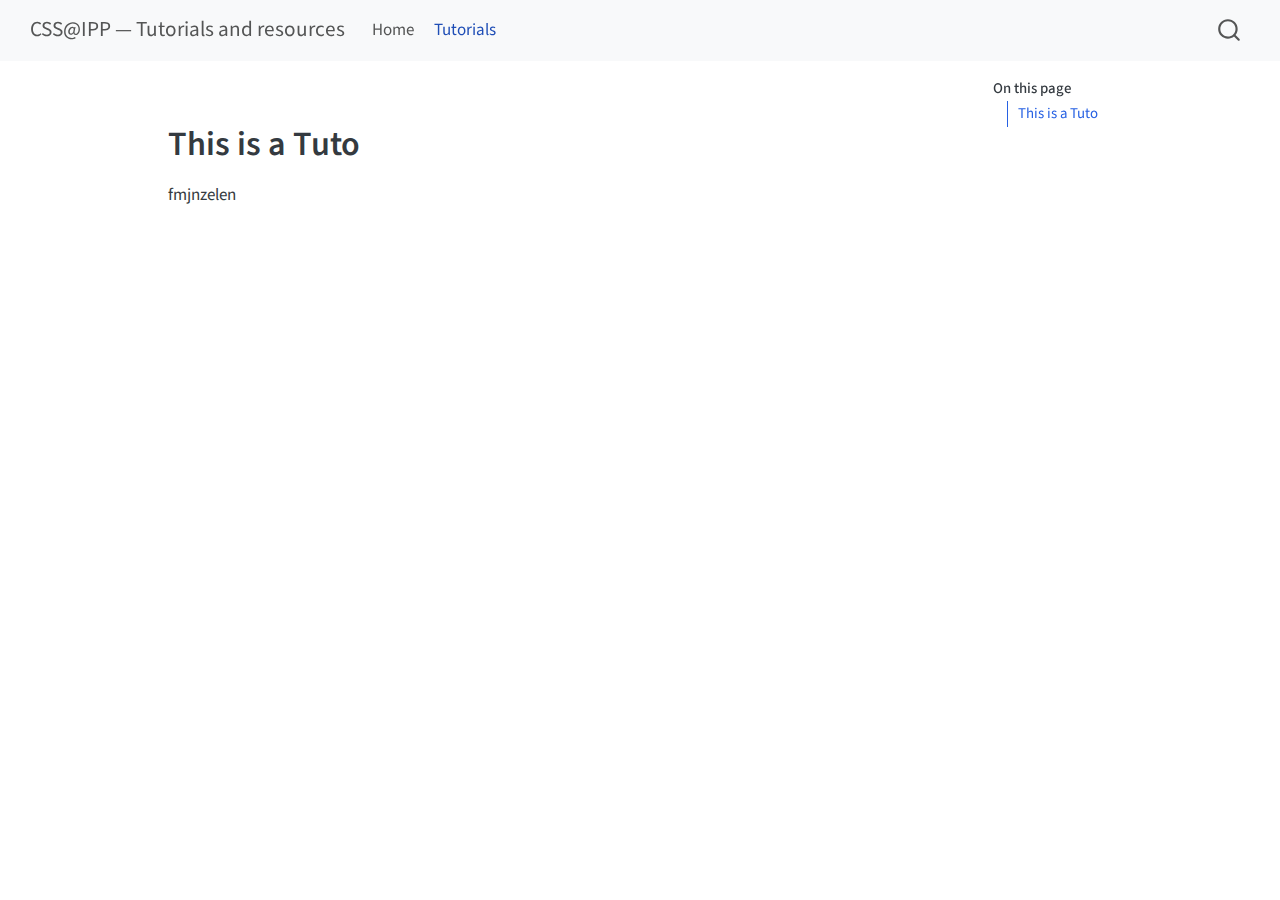
<file: pages/tuto.html>
<!DOCTYPE html>
<html xmlns="http://www.w3.org/1999/xhtml" lang="en" xml:lang="en"><head>

<meta charset="utf-8">
<meta name="generator" content="quarto-1.6.42">

<meta name="viewport" content="width=device-width, initial-scale=1.0, user-scalable=yes">


<title>tuto – CSS@IPP — Tutorials and resources</title>
<style>
code{white-space: pre-wrap;}
span.smallcaps{font-variant: small-caps;}
div.columns{display: flex; gap: min(4vw, 1.5em);}
div.column{flex: auto; overflow-x: auto;}
div.hanging-indent{margin-left: 1.5em; text-indent: -1.5em;}
ul.task-list{list-style: none;}
ul.task-list li input[type="checkbox"] {
  width: 0.8em;
  margin: 0 0.8em 0.2em -1em; /* quarto-specific, see https://github.com/quarto-dev/quarto-cli/issues/4556 */ 
  vertical-align: middle;
}
</style>


<script src="../site_libs/quarto-nav/quarto-nav.js"></script>
<script src="../site_libs/quarto-nav/headroom.min.js"></script>
<script src="../site_libs/clipboard/clipboard.min.js"></script>
<script src="../site_libs/quarto-search/autocomplete.umd.js"></script>
<script src="../site_libs/quarto-search/fuse.min.js"></script>
<script src="../site_libs/quarto-search/quarto-search.js"></script>
<meta name="quarto:offset" content="../">
<script src="../site_libs/quarto-html/quarto.js"></script>
<script src="../site_libs/quarto-html/popper.min.js"></script>
<script src="../site_libs/quarto-html/tippy.umd.min.js"></script>
<script src="../site_libs/quarto-html/anchor.min.js"></script>
<link href="../site_libs/quarto-html/tippy.css" rel="stylesheet">
<link href="../site_libs/quarto-html/quarto-syntax-highlighting-2f5df379a58b258e96c21c0638c20c03.css" rel="stylesheet" id="quarto-text-highlighting-styles">
<script src="../site_libs/bootstrap/bootstrap.min.js"></script>
<link href="../site_libs/bootstrap/bootstrap-icons.css" rel="stylesheet">
<link href="../site_libs/bootstrap/bootstrap-6bd9cfa162949bde0a231f530c97869d.min.css" rel="stylesheet" append-hash="true" id="quarto-bootstrap" data-mode="light">
<script id="quarto-search-options" type="application/json">{
  "location": "navbar",
  "copy-button": false,
  "collapse-after": 3,
  "panel-placement": "end",
  "type": "overlay",
  "limit": 50,
  "keyboard-shortcut": [
    "f",
    "/",
    "s"
  ],
  "show-item-context": false,
  "language": {
    "search-no-results-text": "No results",
    "search-matching-documents-text": "matching documents",
    "search-copy-link-title": "Copy link to search",
    "search-hide-matches-text": "Hide additional matches",
    "search-more-match-text": "more match in this document",
    "search-more-matches-text": "more matches in this document",
    "search-clear-button-title": "Clear",
    "search-text-placeholder": "",
    "search-detached-cancel-button-title": "Cancel",
    "search-submit-button-title": "Submit",
    "search-label": "Search"
  }
}</script>


<link rel="stylesheet" href="../styles.css">
</head>

<body class="nav-fixed">

<div id="quarto-search-results"></div>
  <header id="quarto-header" class="headroom fixed-top">
    <nav class="navbar navbar-expand-lg " data-bs-theme="dark">
      <div class="navbar-container container-fluid">
      <div class="navbar-brand-container mx-auto">
    <a class="navbar-brand" href="../index.html">
    <span class="navbar-title">CSS@IPP — Tutorials and resources</span>
    </a>
  </div>
            <div id="quarto-search" class="" title="Search"></div>
          <button class="navbar-toggler" type="button" data-bs-toggle="collapse" data-bs-target="#navbarCollapse" aria-controls="navbarCollapse" role="menu" aria-expanded="false" aria-label="Toggle navigation" onclick="if (window.quartoToggleHeadroom) { window.quartoToggleHeadroom(); }">
  <span class="navbar-toggler-icon"></span>
</button>
          <div class="collapse navbar-collapse" id="navbarCollapse">
            <ul class="navbar-nav navbar-nav-scroll me-auto">
  <li class="nav-item">
    <a class="nav-link" href="../index.html"> 
<span class="menu-text">Home</span></a>
  </li>  
  <li class="nav-item">
    <a class="nav-link active" href="../pages/tuto.html" aria-current="page"> 
<span class="menu-text">Tutorials</span></a>
  </li>  
</ul>
          </div> <!-- /navcollapse -->
            <div class="quarto-navbar-tools">
</div>
      </div> <!-- /container-fluid -->
    </nav>
</header>
<!-- content -->
<div id="quarto-content" class="quarto-container page-columns page-rows-contents page-layout-article page-navbar">
<!-- sidebar -->
<!-- margin-sidebar -->
    <div id="quarto-margin-sidebar" class="sidebar margin-sidebar">
        <nav id="TOC" role="doc-toc" class="toc-active">
    <h2 id="toc-title">On this page</h2>
   
  <ul>
  <li><a href="#this-is-a-tuto" id="toc-this-is-a-tuto" class="nav-link active" data-scroll-target="#this-is-a-tuto">This is a Tuto</a></li>
  </ul>
</nav>
    </div>
<!-- main -->
<main class="content" id="quarto-document-content"><header id="title-block-header" class="quarto-title-block"></header>




<section id="this-is-a-tuto" class="level1">
<h1>This is a Tuto</h1>
<p>fmjnzelen</p>


</section>

</main> <!-- /main -->
<script id="quarto-html-after-body" type="application/javascript">
window.document.addEventListener("DOMContentLoaded", function (event) {
  const toggleBodyColorMode = (bsSheetEl) => {
    const mode = bsSheetEl.getAttribute("data-mode");
    const bodyEl = window.document.querySelector("body");
    if (mode === "dark") {
      bodyEl.classList.add("quarto-dark");
      bodyEl.classList.remove("quarto-light");
    } else {
      bodyEl.classList.add("quarto-light");
      bodyEl.classList.remove("quarto-dark");
    }
  }
  const toggleBodyColorPrimary = () => {
    const bsSheetEl = window.document.querySelector("link#quarto-bootstrap");
    if (bsSheetEl) {
      toggleBodyColorMode(bsSheetEl);
    }
  }
  toggleBodyColorPrimary();  
  const icon = "";
  const anchorJS = new window.AnchorJS();
  anchorJS.options = {
    placement: 'right',
    icon: icon
  };
  anchorJS.add('.anchored');
  const isCodeAnnotation = (el) => {
    for (const clz of el.classList) {
      if (clz.startsWith('code-annotation-')) {                     
        return true;
      }
    }
    return false;
  }
  const onCopySuccess = function(e) {
    // button target
    const button = e.trigger;
    // don't keep focus
    button.blur();
    // flash "checked"
    button.classList.add('code-copy-button-checked');
    var currentTitle = button.getAttribute("title");
    button.setAttribute("title", "Copied!");
    let tooltip;
    if (window.bootstrap) {
      button.setAttribute("data-bs-toggle", "tooltip");
      button.setAttribute("data-bs-placement", "left");
      button.setAttribute("data-bs-title", "Copied!");
      tooltip = new bootstrap.Tooltip(button, 
        { trigger: "manual", 
          customClass: "code-copy-button-tooltip",
          offset: [0, -8]});
      tooltip.show();    
    }
    setTimeout(function() {
      if (tooltip) {
        tooltip.hide();
        button.removeAttribute("data-bs-title");
        button.removeAttribute("data-bs-toggle");
        button.removeAttribute("data-bs-placement");
      }
      button.setAttribute("title", currentTitle);
      button.classList.remove('code-copy-button-checked');
    }, 1000);
    // clear code selection
    e.clearSelection();
  }
  const getTextToCopy = function(trigger) {
      const codeEl = trigger.previousElementSibling.cloneNode(true);
      for (const childEl of codeEl.children) {
        if (isCodeAnnotation(childEl)) {
          childEl.remove();
        }
      }
      return codeEl.innerText;
  }
  const clipboard = new window.ClipboardJS('.code-copy-button:not([data-in-quarto-modal])', {
    text: getTextToCopy
  });
  clipboard.on('success', onCopySuccess);
  if (window.document.getElementById('quarto-embedded-source-code-modal')) {
    const clipboardModal = new window.ClipboardJS('.code-copy-button[data-in-quarto-modal]', {
      text: getTextToCopy,
      container: window.document.getElementById('quarto-embedded-source-code-modal')
    });
    clipboardModal.on('success', onCopySuccess);
  }
    var localhostRegex = new RegExp(/^(?:http|https):\/\/localhost\:?[0-9]*\//);
    var mailtoRegex = new RegExp(/^mailto:/);
      var filterRegex = new RegExp("https:\/\/css-polytechnique\.github\.io\/css-ipp-materials\/");
    var isInternal = (href) => {
        return filterRegex.test(href) || localhostRegex.test(href) || mailtoRegex.test(href);
    }
    // Inspect non-navigation links and adorn them if external
 	var links = window.document.querySelectorAll('a[href]:not(.nav-link):not(.navbar-brand):not(.toc-action):not(.sidebar-link):not(.sidebar-item-toggle):not(.pagination-link):not(.no-external):not([aria-hidden]):not(.dropdown-item):not(.quarto-navigation-tool):not(.about-link)');
    for (var i=0; i<links.length; i++) {
      const link = links[i];
      if (!isInternal(link.href)) {
        // undo the damage that might have been done by quarto-nav.js in the case of
        // links that we want to consider external
        if (link.dataset.originalHref !== undefined) {
          link.href = link.dataset.originalHref;
        }
      }
    }
  function tippyHover(el, contentFn, onTriggerFn, onUntriggerFn) {
    const config = {
      allowHTML: true,
      maxWidth: 500,
      delay: 100,
      arrow: false,
      appendTo: function(el) {
          return el.parentElement;
      },
      interactive: true,
      interactiveBorder: 10,
      theme: 'quarto',
      placement: 'bottom-start',
    };
    if (contentFn) {
      config.content = contentFn;
    }
    if (onTriggerFn) {
      config.onTrigger = onTriggerFn;
    }
    if (onUntriggerFn) {
      config.onUntrigger = onUntriggerFn;
    }
    window.tippy(el, config); 
  }
  const noterefs = window.document.querySelectorAll('a[role="doc-noteref"]');
  for (var i=0; i<noterefs.length; i++) {
    const ref = noterefs[i];
    tippyHover(ref, function() {
      // use id or data attribute instead here
      let href = ref.getAttribute('data-footnote-href') || ref.getAttribute('href');
      try { href = new URL(href).hash; } catch {}
      const id = href.replace(/^#\/?/, "");
      const note = window.document.getElementById(id);
      if (note) {
        return note.innerHTML;
      } else {
        return "";
      }
    });
  }
  const xrefs = window.document.querySelectorAll('a.quarto-xref');
  const processXRef = (id, note) => {
    // Strip column container classes
    const stripColumnClz = (el) => {
      el.classList.remove("page-full", "page-columns");
      if (el.children) {
        for (const child of el.children) {
          stripColumnClz(child);
        }
      }
    }
    stripColumnClz(note)
    if (id === null || id.startsWith('sec-')) {
      // Special case sections, only their first couple elements
      const container = document.createElement("div");
      if (note.children && note.children.length > 2) {
        container.appendChild(note.children[0].cloneNode(true));
        for (let i = 1; i < note.children.length; i++) {
          const child = note.children[i];
          if (child.tagName === "P" && child.innerText === "") {
            continue;
          } else {
            container.appendChild(child.cloneNode(true));
            break;
          }
        }
        if (window.Quarto?.typesetMath) {
          window.Quarto.typesetMath(container);
        }
        return container.innerHTML
      } else {
        if (window.Quarto?.typesetMath) {
          window.Quarto.typesetMath(note);
        }
        return note.innerHTML;
      }
    } else {
      // Remove any anchor links if they are present
      const anchorLink = note.querySelector('a.anchorjs-link');
      if (anchorLink) {
        anchorLink.remove();
      }
      if (window.Quarto?.typesetMath) {
        window.Quarto.typesetMath(note);
      }
      if (note.classList.contains("callout")) {
        return note.outerHTML;
      } else {
        return note.innerHTML;
      }
    }
  }
  for (var i=0; i<xrefs.length; i++) {
    const xref = xrefs[i];
    tippyHover(xref, undefined, function(instance) {
      instance.disable();
      let url = xref.getAttribute('href');
      let hash = undefined; 
      if (url.startsWith('#')) {
        hash = url;
      } else {
        try { hash = new URL(url).hash; } catch {}
      }
      if (hash) {
        const id = hash.replace(/^#\/?/, "");
        const note = window.document.getElementById(id);
        if (note !== null) {
          try {
            const html = processXRef(id, note.cloneNode(true));
            instance.setContent(html);
          } finally {
            instance.enable();
            instance.show();
          }
        } else {
          // See if we can fetch this
          fetch(url.split('#')[0])
          .then(res => res.text())
          .then(html => {
            const parser = new DOMParser();
            const htmlDoc = parser.parseFromString(html, "text/html");
            const note = htmlDoc.getElementById(id);
            if (note !== null) {
              const html = processXRef(id, note);
              instance.setContent(html);
            } 
          }).finally(() => {
            instance.enable();
            instance.show();
          });
        }
      } else {
        // See if we can fetch a full url (with no hash to target)
        // This is a special case and we should probably do some content thinning / targeting
        fetch(url)
        .then(res => res.text())
        .then(html => {
          const parser = new DOMParser();
          const htmlDoc = parser.parseFromString(html, "text/html");
          const note = htmlDoc.querySelector('main.content');
          if (note !== null) {
            // This should only happen for chapter cross references
            // (since there is no id in the URL)
            // remove the first header
            if (note.children.length > 0 && note.children[0].tagName === "HEADER") {
              note.children[0].remove();
            }
            const html = processXRef(null, note);
            instance.setContent(html);
          } 
        }).finally(() => {
          instance.enable();
          instance.show();
        });
      }
    }, function(instance) {
    });
  }
      let selectedAnnoteEl;
      const selectorForAnnotation = ( cell, annotation) => {
        let cellAttr = 'data-code-cell="' + cell + '"';
        let lineAttr = 'data-code-annotation="' +  annotation + '"';
        const selector = 'span[' + cellAttr + '][' + lineAttr + ']';
        return selector;
      }
      const selectCodeLines = (annoteEl) => {
        const doc = window.document;
        const targetCell = annoteEl.getAttribute("data-target-cell");
        const targetAnnotation = annoteEl.getAttribute("data-target-annotation");
        const annoteSpan = window.document.querySelector(selectorForAnnotation(targetCell, targetAnnotation));
        const lines = annoteSpan.getAttribute("data-code-lines").split(",");
        const lineIds = lines.map((line) => {
          return targetCell + "-" + line;
        })
        let top = null;
        let height = null;
        let parent = null;
        if (lineIds.length > 0) {
            //compute the position of the single el (top and bottom and make a div)
            const el = window.document.getElementById(lineIds[0]);
            top = el.offsetTop;
            height = el.offsetHeight;
            parent = el.parentElement.parentElement;
          if (lineIds.length > 1) {
            const lastEl = window.document.getElementById(lineIds[lineIds.length - 1]);
            const bottom = lastEl.offsetTop + lastEl.offsetHeight;
            height = bottom - top;
          }
          if (top !== null && height !== null && parent !== null) {
            // cook up a div (if necessary) and position it 
            let div = window.document.getElementById("code-annotation-line-highlight");
            if (div === null) {
              div = window.document.createElement("div");
              div.setAttribute("id", "code-annotation-line-highlight");
              div.style.position = 'absolute';
              parent.appendChild(div);
            }
            div.style.top = top - 2 + "px";
            div.style.height = height + 4 + "px";
            div.style.left = 0;
            let gutterDiv = window.document.getElementById("code-annotation-line-highlight-gutter");
            if (gutterDiv === null) {
              gutterDiv = window.document.createElement("div");
              gutterDiv.setAttribute("id", "code-annotation-line-highlight-gutter");
              gutterDiv.style.position = 'absolute';
              const codeCell = window.document.getElementById(targetCell);
              const gutter = codeCell.querySelector('.code-annotation-gutter');
              gutter.appendChild(gutterDiv);
            }
            gutterDiv.style.top = top - 2 + "px";
            gutterDiv.style.height = height + 4 + "px";
          }
          selectedAnnoteEl = annoteEl;
        }
      };
      const unselectCodeLines = () => {
        const elementsIds = ["code-annotation-line-highlight", "code-annotation-line-highlight-gutter"];
        elementsIds.forEach((elId) => {
          const div = window.document.getElementById(elId);
          if (div) {
            div.remove();
          }
        });
        selectedAnnoteEl = undefined;
      };
        // Handle positioning of the toggle
    window.addEventListener(
      "resize",
      throttle(() => {
        elRect = undefined;
        if (selectedAnnoteEl) {
          selectCodeLines(selectedAnnoteEl);
        }
      }, 10)
    );
    function throttle(fn, ms) {
    let throttle = false;
    let timer;
      return (...args) => {
        if(!throttle) { // first call gets through
            fn.apply(this, args);
            throttle = true;
        } else { // all the others get throttled
            if(timer) clearTimeout(timer); // cancel #2
            timer = setTimeout(() => {
              fn.apply(this, args);
              timer = throttle = false;
            }, ms);
        }
      };
    }
      // Attach click handler to the DT
      const annoteDls = window.document.querySelectorAll('dt[data-target-cell]');
      for (const annoteDlNode of annoteDls) {
        annoteDlNode.addEventListener('click', (event) => {
          const clickedEl = event.target;
          if (clickedEl !== selectedAnnoteEl) {
            unselectCodeLines();
            const activeEl = window.document.querySelector('dt[data-target-cell].code-annotation-active');
            if (activeEl) {
              activeEl.classList.remove('code-annotation-active');
            }
            selectCodeLines(clickedEl);
            clickedEl.classList.add('code-annotation-active');
          } else {
            // Unselect the line
            unselectCodeLines();
            clickedEl.classList.remove('code-annotation-active');
          }
        });
      }
  const findCites = (el) => {
    const parentEl = el.parentElement;
    if (parentEl) {
      const cites = parentEl.dataset.cites;
      if (cites) {
        return {
          el,
          cites: cites.split(' ')
        };
      } else {
        return findCites(el.parentElement)
      }
    } else {
      return undefined;
    }
  };
  var bibliorefs = window.document.querySelectorAll('a[role="doc-biblioref"]');
  for (var i=0; i<bibliorefs.length; i++) {
    const ref = bibliorefs[i];
    const citeInfo = findCites(ref);
    if (citeInfo) {
      tippyHover(citeInfo.el, function() {
        var popup = window.document.createElement('div');
        citeInfo.cites.forEach(function(cite) {
          var citeDiv = window.document.createElement('div');
          citeDiv.classList.add('hanging-indent');
          citeDiv.classList.add('csl-entry');
          var biblioDiv = window.document.getElementById('ref-' + cite);
          if (biblioDiv) {
            citeDiv.innerHTML = biblioDiv.innerHTML;
          }
          popup.appendChild(citeDiv);
        });
        return popup.innerHTML;
      });
    }
  }
});
</script>
</div> <!-- /content -->




</body></html>
</file>
<file: site_libs/quarto-html/tippy.css>
.tippy-box[data-animation=fade][data-state=hidden]{opacity:0}[data-tippy-root]{max-width:calc(100vw - 10px)}.tippy-box{position:relative;background-color:#333;color:#fff;border-radius:4px;font-size:14px;line-height:1.4;white-space:normal;outline:0;transition-property:transform,visibility,opacity}.tippy-box[data-placement^=top]>.tippy-arrow{bottom:0}.tippy-box[data-placement^=top]>.tippy-arrow:before{bottom:-7px;left:0;border-width:8px 8px 0;border-top-color:initial;transform-origin:center top}.tippy-box[data-placement^=bottom]>.tippy-arrow{top:0}.tippy-box[data-placement^=bottom]>.tippy-arrow:before{top:-7px;left:0;border-width:0 8px 8px;border-bottom-color:initial;transform-origin:center bottom}.tippy-box[data-placement^=left]>.tippy-arrow{right:0}.tippy-box[data-placement^=left]>.tippy-arrow:before{border-width:8px 0 8px 8px;border-left-color:initial;right:-7px;transform-origin:center left}.tippy-box[data-placement^=right]>.tippy-arrow{left:0}.tippy-box[data-placement^=right]>.tippy-arrow:before{left:-7px;border-width:8px 8px 8px 0;border-right-color:initial;transform-origin:center right}.tippy-box[data-inertia][data-state=visible]{transition-timing-function:cubic-bezier(.54,1.5,.38,1.11)}.tippy-arrow{width:16px;height:16px;color:#333}.tippy-arrow:before{content:"";position:absolute;border-color:transparent;border-style:solid}.tippy-content{position:relative;padding:5px 9px;z-index:1}
</file>
<file: site_libs/quarto-html/quarto-syntax-highlighting-2f5df379a58b258e96c21c0638c20c03.css>
/* quarto syntax highlight colors */
:root {
  --quarto-hl-ot-color: #003B4F;
  --quarto-hl-at-color: #657422;
  --quarto-hl-ss-color: #20794D;
  --quarto-hl-an-color: #5E5E5E;
  --quarto-hl-fu-color: #4758AB;
  --quarto-hl-st-color: #20794D;
  --quarto-hl-cf-color: #003B4F;
  --quarto-hl-op-color: #5E5E5E;
  --quarto-hl-er-color: #AD0000;
  --quarto-hl-bn-color: #AD0000;
  --quarto-hl-al-color: #AD0000;
  --quarto-hl-va-color: #111111;
  --quarto-hl-bu-color: inherit;
  --quarto-hl-ex-color: inherit;
  --quarto-hl-pp-color: #AD0000;
  --quarto-hl-in-color: #5E5E5E;
  --quarto-hl-vs-color: #20794D;
  --quarto-hl-wa-color: #5E5E5E;
  --quarto-hl-do-color: #5E5E5E;
  --quarto-hl-im-color: #00769E;
  --quarto-hl-ch-color: #20794D;
  --quarto-hl-dt-color: #AD0000;
  --quarto-hl-fl-color: #AD0000;
  --quarto-hl-co-color: #5E5E5E;
  --quarto-hl-cv-color: #5E5E5E;
  --quarto-hl-cn-color: #8f5902;
  --quarto-hl-sc-color: #5E5E5E;
  --quarto-hl-dv-color: #AD0000;
  --quarto-hl-kw-color: #003B4F;
}

/* other quarto variables */
:root {
  --quarto-font-monospace: SFMono-Regular, Menlo, Monaco, Consolas, "Liberation Mono", "Courier New", monospace;
}

pre > code.sourceCode > span {
  color: #003B4F;
}

code span {
  color: #003B4F;
}

code.sourceCode > span {
  color: #003B4F;
}

div.sourceCode,
div.sourceCode pre.sourceCode {
  color: #003B4F;
}

code span.ot {
  color: #003B4F;
  font-style: inherit;
}

code span.at {
  color: #657422;
  font-style: inherit;
}

code span.ss {
  color: #20794D;
  font-style: inherit;
}

code span.an {
  color: #5E5E5E;
  font-style: inherit;
}

code span.fu {
  color: #4758AB;
  font-style: inherit;
}

code span.st {
  color: #20794D;
  font-style: inherit;
}

code span.cf {
  color: #003B4F;
  font-weight: bold;
  font-style: inherit;
}

code span.op {
  color: #5E5E5E;
  font-style: inherit;
}

code span.er {
  color: #AD0000;
  font-style: inherit;
}

code span.bn {
  color: #AD0000;
  font-style: inherit;
}

code span.al {
  color: #AD0000;
  font-style: inherit;
}

code span.va {
  color: #111111;
  font-style: inherit;
}

code span.bu {
  font-style: inherit;
}

code span.ex {
  font-style: inherit;
}

code span.pp {
  color: #AD0000;
  font-style: inherit;
}

code span.in {
  color: #5E5E5E;
  font-style: inherit;
}

code span.vs {
  color: #20794D;
  font-style: inherit;
}

code span.wa {
  color: #5E5E5E;
  font-style: italic;
}

code span.do {
  color: #5E5E5E;
  font-style: italic;
}

code span.im {
  color: #00769E;
  font-style: inherit;
}

code span.ch {
  color: #20794D;
  font-style: inherit;
}

code span.dt {
  color: #AD0000;
  font-style: inherit;
}

code span.fl {
  color: #AD0000;
  font-style: inherit;
}

code span.co {
  color: #5E5E5E;
  font-style: inherit;
}

code span.cv {
  color: #5E5E5E;
  font-style: italic;
}

code span.cn {
  color: #8f5902;
  font-style: inherit;
}

code span.sc {
  color: #5E5E5E;
  font-style: inherit;
}

code span.dv {
  color: #AD0000;
  font-style: inherit;
}

code span.kw {
  color: #003B4F;
  font-weight: bold;
  font-style: inherit;
}

.prevent-inlining {
  content: "</";
}

/*# sourceMappingURL=35eb38a806ee71ea6d2563be2308c832.css.map */
</file>
<file: styles.css>
p {
    text-align: justify
  }

.sidebar{
    li{
        margin-left:8px;
    }
}

table{
    tbody{
        font-size: smaller;
    }
}
</file>
